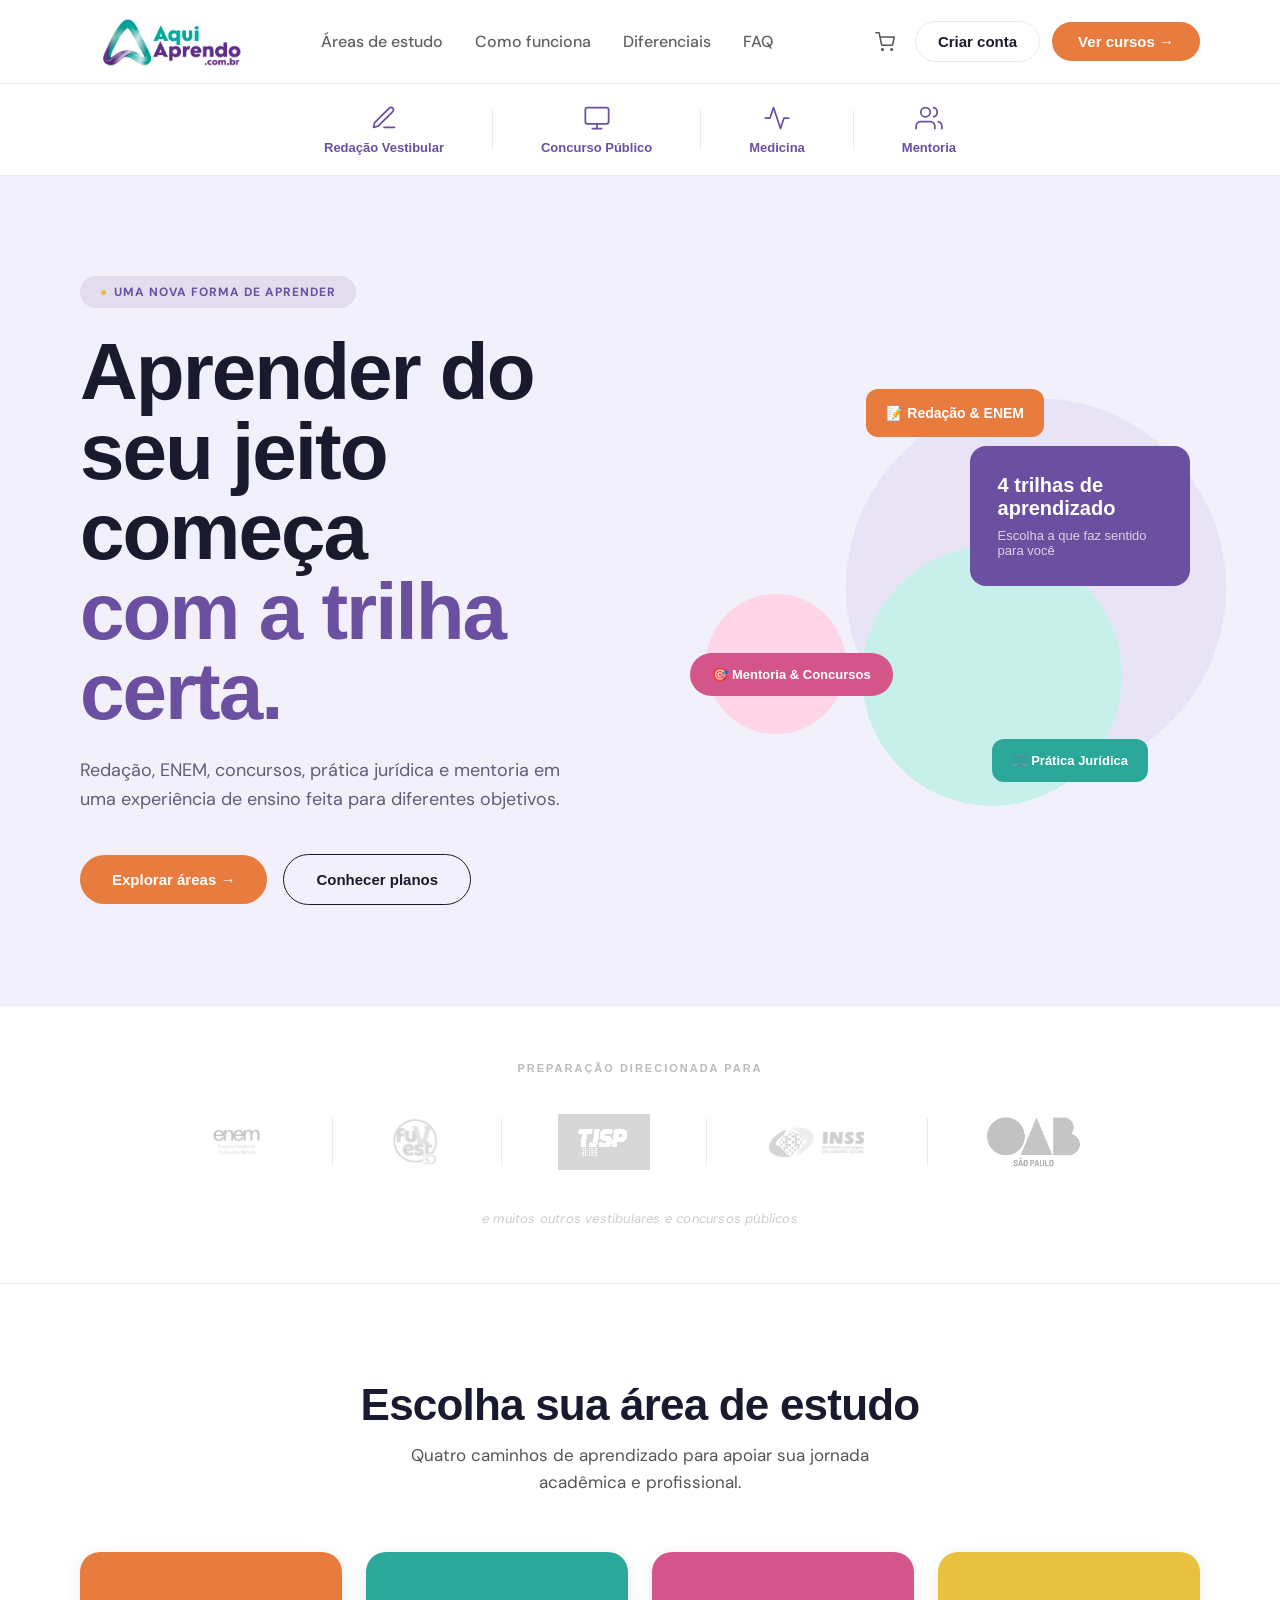
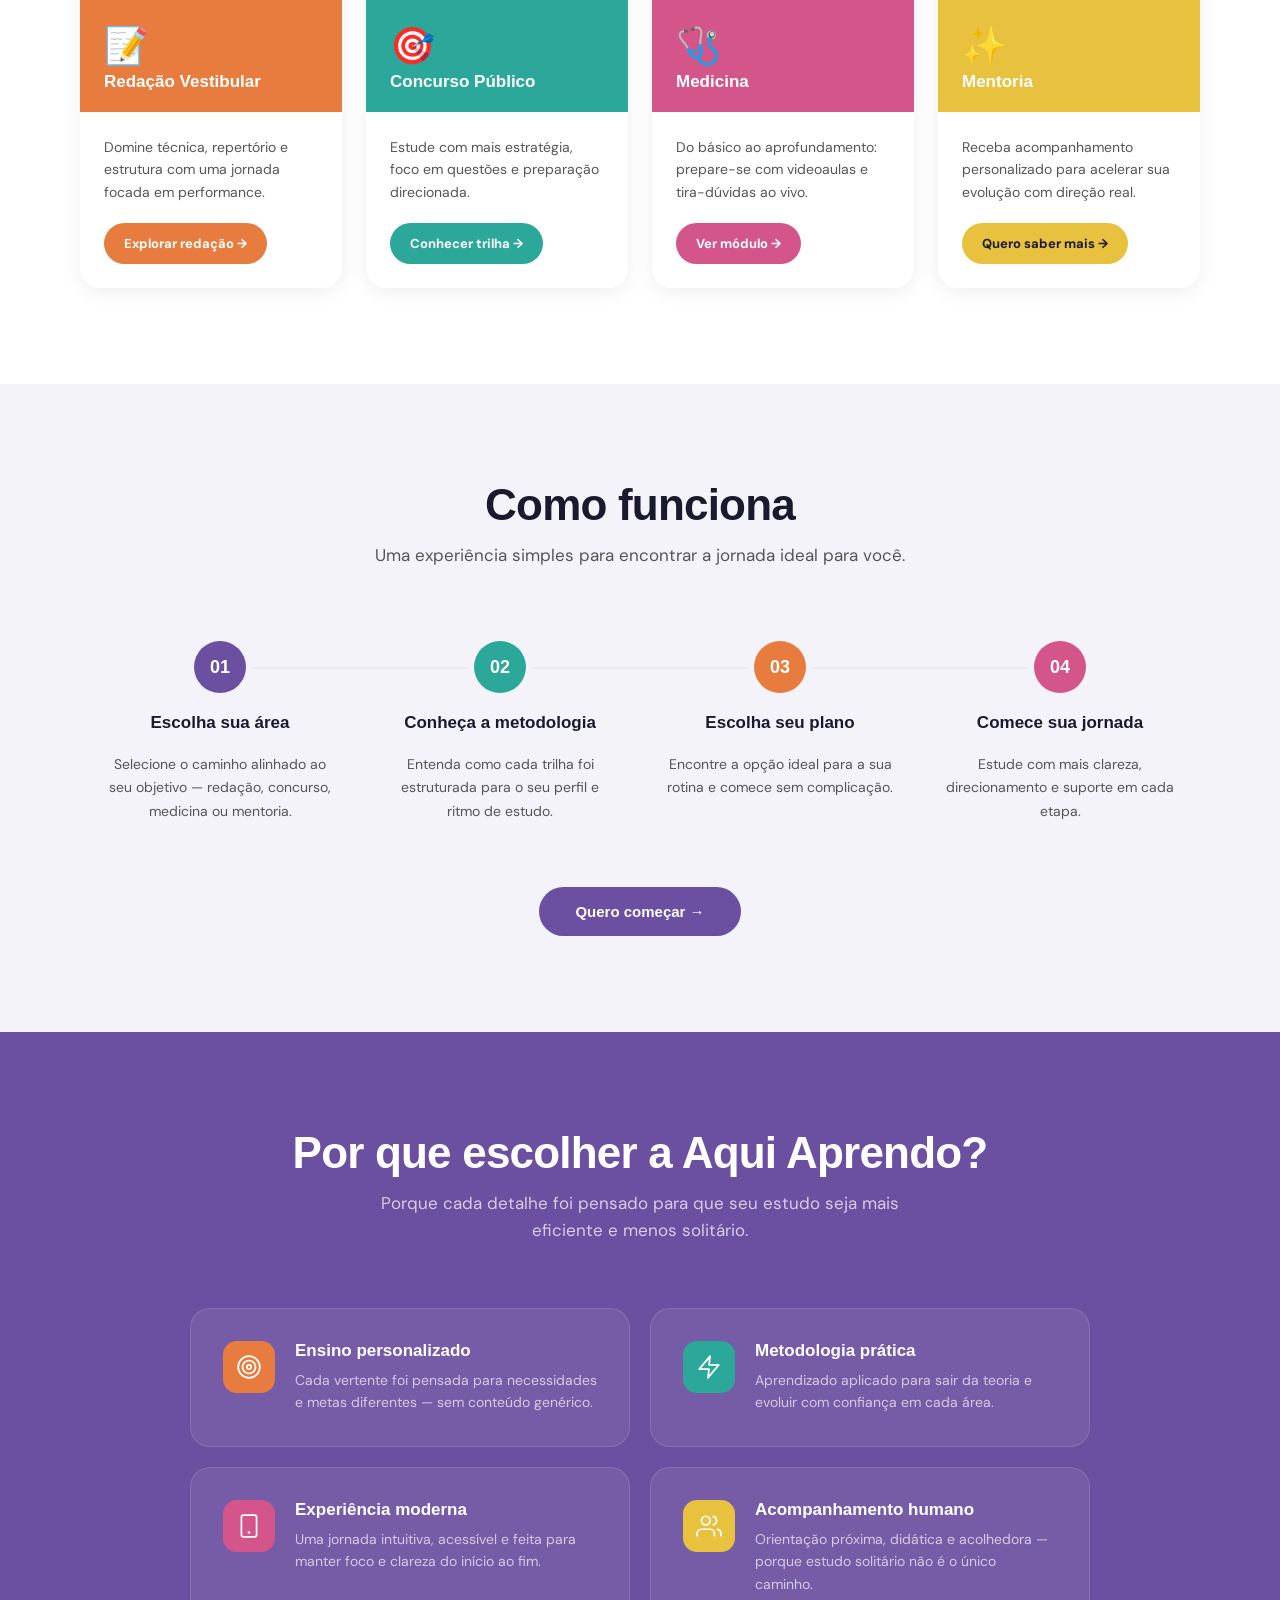
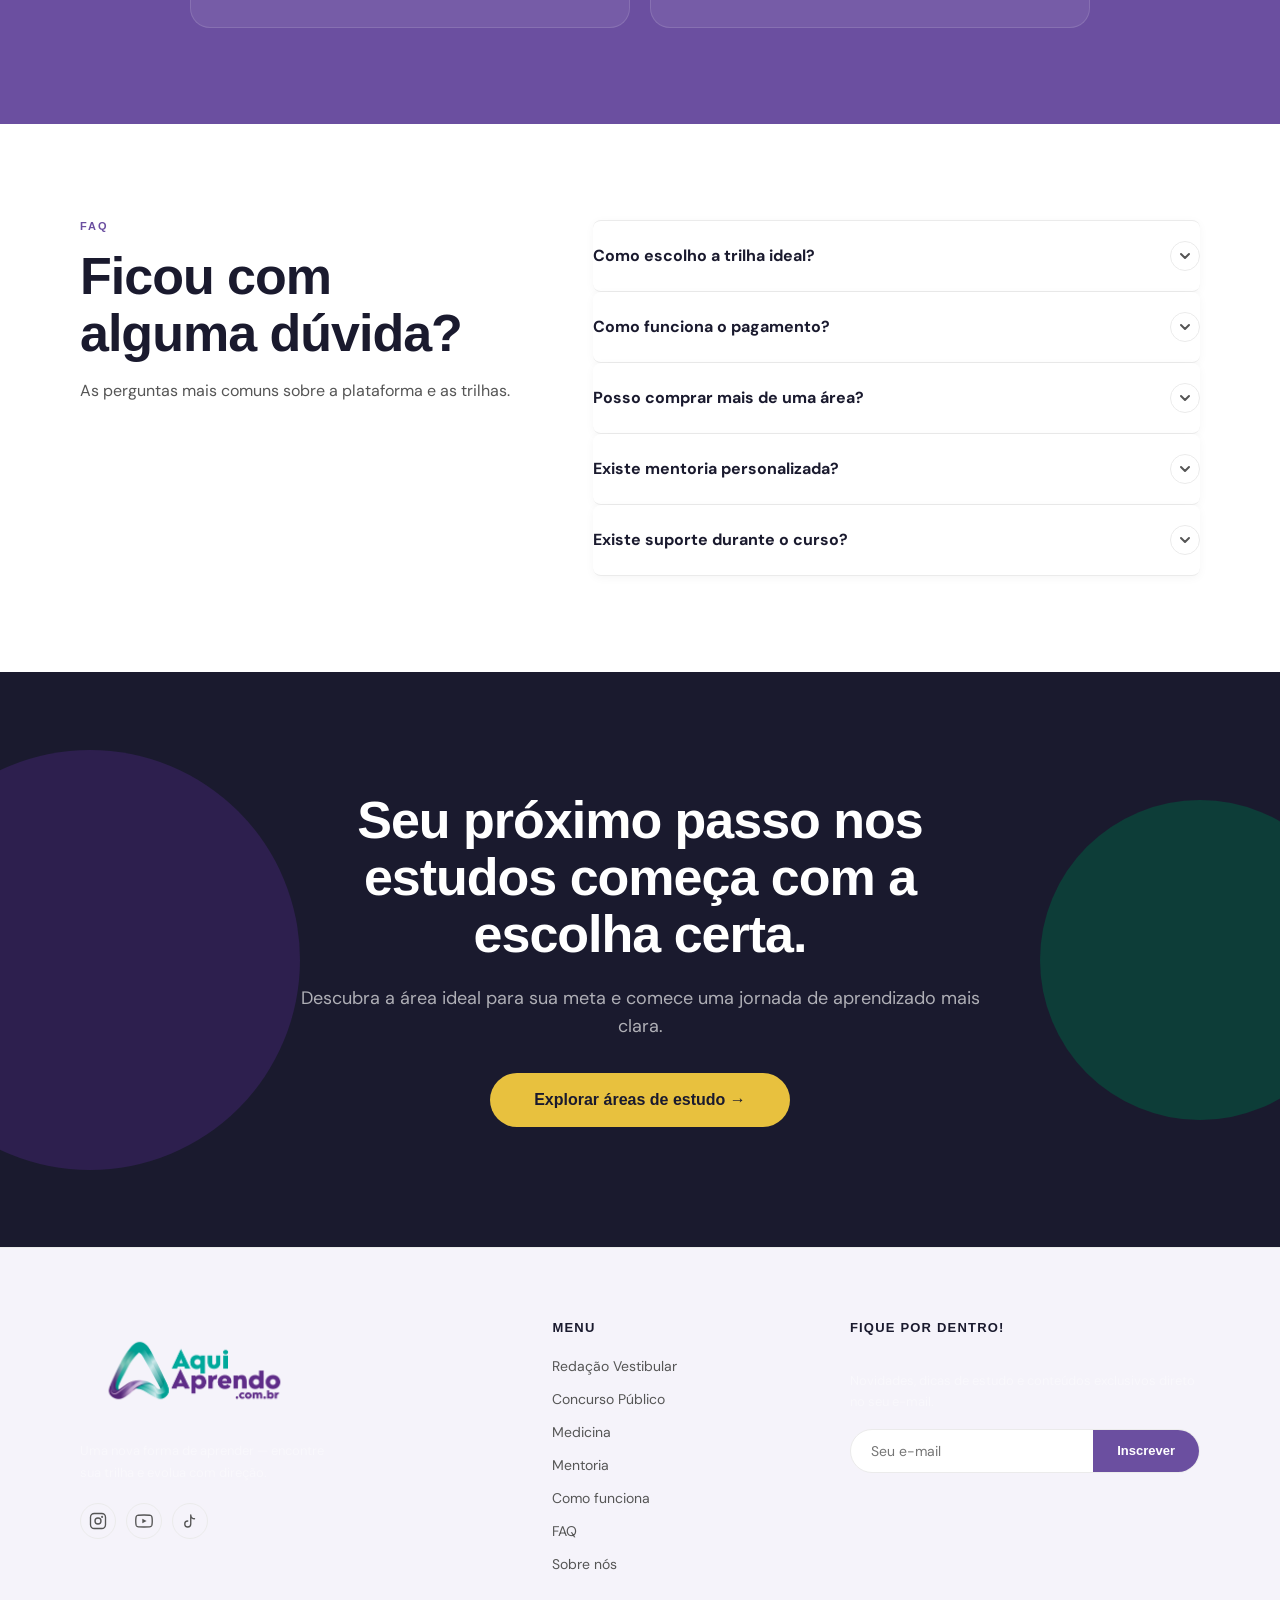
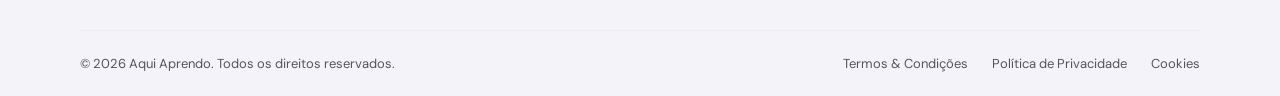
<file: index.html>
<!DOCTYPE html>
<html lang="pt-BR">
<head>
  <meta charset="UTF-8">
  <meta name="viewport" content="width=device-width, initial-scale=1.0">
  <title>Aqui Aprendo — Cursos de Redação, ENEM, Concurso e Medicina</title>
  <link rel="preconnect" href="https://api.fontshare.com">
  <link href="https://api.fontshare.com/v2/css?f[]=clash-display@400,500,600,700&display=swap" rel="stylesheet">
  <link rel="preconnect" href="https://fonts.googleapis.com">
  <link rel="preconnect" href="https://fonts.gstatic.com" crossorigin>
  <link href="https://fonts.googleapis.com/css2?family=DM+Sans:wght@400;500;600&display=swap" rel="stylesheet">
  <link rel="stylesheet" href="base.css">
  <style>
    :root {
      /* Marca */
      --roxo: #6B4FA0;
      --roxo-claro: #F5F3FA;

      /* Trilhas */
      --laranja: #E87C3E;
      --turquesa: #2BA89A;
      --rosa: #D4558A;
      --amarelo: #E8C13E;

      /* Neutros */
      --preto: #1A1A2E;
      --cinza-corpo: #555555;
      --cinza-borda: #EBEBEB;
      --branco: #FFFFFF;
      --offwhite: #F5F3FA;

      /* Fundo de seção alternada */
      --cinza-secao: #F2F2F2;
    }

    /* NAV */
    .nav {
      height: 84px;
    }

    .nav-logo {
      display: flex;
      align-items: center;
    }

    .nav-logo-img {
      height: 80px;
      width: auto;
      display: block;
    }

    .nav-links {
      display: flex;
      gap: 32px;
      align-items: center;
      flex: 1;
      margin-left: 64px;
    }

    .nav-links a {
      font-size: 16px;
      font-weight: 500;
      opacity: 0.65;
      transition: opacity 0.2s;
    }

    .nav-links a:hover {
      opacity: 1;
    }

    .nav-actions {
      display: flex;
      align-items: center;
      gap: 12px;
    }

    .nav-cart {
      background: none;
      border: none;
      cursor: pointer;
      color: var(--cinza-corpo);
      display: flex;
      align-items: center;
      justify-content: center;
      width: 36px;
      height: 36px;
      border-radius: 8px;
      transition: color 0.2s, background 0.2s;
    }

    .nav-cart:hover {
      color: var(--roxo);
      background: var(--offwhite);
    }

    .btn-nav-outline {
      font-family: 'ClashDisplay-Variable', 'Clash Display', sans-serif;
      font-size: 15px;
      font-weight: 600;
      color: var(--preto);
      border: 1.5px solid var(--cinza-borda);
      border-radius: 50px;
      padding: 11px 22px;
      text-decoration: none;
      transition: all 0.2s;
      white-space: nowrap;
    }

    .btn-nav-outline:hover {
      border-color: var(--roxo);
      color: var(--roxo);
    }

    .btn-nav-primary {
      font-family: 'ClashDisplay-Variable', 'Clash Display', sans-serif;
      font-size: 15px;
      font-weight: 600;
      background: var(--laranja);
      color: var(--branco);
      border-radius: 50px;
      padding: 11px 26px;
      text-decoration: none;
      transition: opacity 0.2s;
      white-space: nowrap;
    }

    .btn-nav-primary:hover {
      opacity: 0.88;
    }

    /* BARRA CATEGORIAS */
    .barra-categorias {
      background: var(--branco);
      border-bottom: 1px solid var(--cinza-borda);
      display: flex;
      align-items: center;
      justify-content: center;
      gap: 0;
      padding: 20px 80px;
    }

    .categoria-item {
      display: flex;
      flex-direction: column;
      align-items: center;
      gap: 8px;
      padding: 0 48px;
      text-decoration: none;
      opacity: 0;
      transform: translateY(16px);
      transition: opacity 0.4s ease, transform 0.4s ease, color 0.2s;
    }

    .categoria-item.visible {
      opacity: 1;
      transform: translateY(0);
    }

    .categoria-icon {
      color: var(--roxo);
      display: flex;
      align-items: center;
      justify-content: center;
      transition: transform 0.2s, color 0.2s;
    }

    .categoria-item:hover .categoria-icon {
      transform: translateY(-3px);
      color: var(--turquesa);
    }

    .categoria-item:hover .categoria-label {
      color: var(--turquesa);
    }

    .categoria-label {
      font-family: 'ClashDisplay-Variable', 'Clash Display', sans-serif;
      font-size: 13px;
      font-weight: 600;
      color: var(--roxo);
      transition: color 0.2s;
      white-space: nowrap;
    }

    .categoria-divider {
      width: 1px;
      height: 40px;
      background: var(--cinza-borda);
      flex-shrink: 0;
    }

    /* HERO */
    .hero-geral {
      background: #F2F0FA;
      padding: 100px 80px;
      position: relative;
      overflow: hidden;
      min-height: 680px;
    }

    .hero-container {
      max-width: 1440px;
      margin: 0 auto;
      display: grid;
      grid-template-columns: 1fr 1fr;
      gap: 80px;
      align-items: center;
    }

    .hero-badge {
      display: inline-flex;
      align-items: center;
      gap: 6px;
      background: rgba(110, 46, 142, 0.1);
      color: var(--roxo);
      padding: 8px 20px;
      border-radius: 20px;
      font-size: 12px;
      font-weight: 700;
      text-transform: uppercase;
      letter-spacing: 1px;
      margin-bottom: 24px;
      width: fit-content;
    }

    .hero-h1 {
      font-family: 'ClashDisplay-Variable', 'Clash Display', sans-serif;
      font-size: 80px;
      font-weight: 700;
      line-height: 1.0;
      margin-bottom: 24px;
      letter-spacing: -2px;
      max-width: 580px;
    }

    .hero-h1-line1 {
      color: var(--preto);
      display: block;
    }

    .hero-h1-line2 {
      color: var(--roxo);
      display: block;
    }

    .hero-sub {
      font-size: 18px;
      font-weight: 400;
      line-height: 1.6;
      color: #4A4A6A;
      max-width: 500px;
      margin-bottom: 40px;
    }

    .hero-ctas {
      display: flex;
      gap: 16px;
      align-items: center;
    }

    .btn-pill {
      padding: 16px 32px;
      border-radius: 30px;
      font-size: 15px;
      font-weight: 700;
      text-decoration: none;
      display: inline-flex;
      align-items: center;
      gap: 8px;
      transition: all 0.2s;
      border: none;
      cursor: pointer;
      font-family: 'ClashDisplay-Variable', 'Clash Display', sans-serif;
    }

    .btn-pill-primary {
      background: var(--roxo);
      color: var(--branco);
      padding: 16px 36px;
      border-radius: 50px;
      font-family: 'ClashDisplay-Variable', 'Clash Display', sans-serif;
      font-size: 15px;
      font-weight: 700;
      text-decoration: none;
      display: inline-flex;
      align-items: center;
      gap: 8px;
      transition: opacity 0.2s;
      border: none;
      cursor: pointer;
    }

    .btn-pill-primary:hover {
      opacity: 0.88;
    }

    .btn-pill-hero {
      background: var(--laranja);
      color: var(--branco);
      padding: 16px 32px;
      border-radius: 50px;
      font-family: 'ClashDisplay-Variable', 'Clash Display', sans-serif;
      font-size: 15px;
      font-weight: 700;
      text-decoration: none;
      display: inline-flex;
      align-items: center;
      gap: 8px;
      transition: opacity 0.2s;
      border: none;
      cursor: pointer;
    }

    .btn-pill-hero:hover {
      opacity: 0.88;
    }

    .btn-pill-outline {
      background: transparent;
      color: var(--preto);
      border: 1.5px solid var(--preto);
    }

    .btn-pill-outline:hover {
      opacity: 0.8;
    }

    /* Hero Cards Flutuantes */
    .hero-cards {
      position: relative;
      height: 480px;
    }

    .hero-circle {
      position: absolute;
      border-radius: 50%;
      z-index: 0;
    }

    .hero-circle-lg {
      width: 380px;
      height: 380px;
      background: #E8E4F5;
      top: 10%;
      right: -5%;
    }

    .hero-circle-md {
      width: 260px;
      height: 260px;
      background: #C8F0EA;
      bottom: 5%;
      right: 15%;
    }

    .hero-circle-sm {
      width: 140px;
      height: 140px;
      background: #FFD6E8;
      bottom: 20%;
      left: 5%;
    }

    .card-flutuante {
      position: absolute;
      z-index: 2;
      border-radius: 16px;
      display: flex;
      align-items: center;
      gap: 10px;
      color: var(--branco);
      font-weight: 700;
      font-family: 'ClashDisplay-Variable', 'Clash Display', sans-serif;
    }

    .card-float-1 {
      background: var(--laranja);
      padding: 16px 20px;
      top: 8%;
      right: 30%;
      border-radius: 12px;
      font-size: 14px;
      animation: floatY 4s ease-in-out infinite;
      animation-delay: 0s;
    }

    .card-float-main {
      background: var(--roxo);
      padding: 28px;
      width: 220px;
      top: 20%;
      right: 2%;
      border-radius: 16px;
      display: block;
      animation: floatY 4s ease-in-out infinite;
      animation-delay: 0.8s;
    }

    .card-float-main-title {
      font-size: 20px;
      font-weight: 700;
      margin-bottom: 8px;
      color: var(--branco);
    }

    .card-float-main-sub {
      font-size: 13px;
      opacity: 0.75;
      font-weight: 400;
      color: var(--branco);
    }

    .card-float-2 {
      background: var(--rosa);
      padding: 14px 22px;
      border-radius: 50px;
      bottom: 28%;
      left: 2%;
      font-size: 13px;
      animation: floatY 4s ease-in-out infinite;
      animation-delay: 1.4s;
    }

    .card-float-3 {
      background: var(--turquesa);
      padding: 14px 20px;
      border-radius: 12px;
      bottom: 10%;
      right: 10%;
      font-size: 13px;
      animation: floatY 4s ease-in-out infinite;
      animation-delay: 2s;
    }

    @keyframes floatY {
      0%   { transform: translateY(0px); }
      50%  { transform: translateY(-10px); }
      100% { transform: translateY(0px); }
    }

    /* SEÇÃO PARCEIROS */
    .sec-parceiros {
      background: var(--branco);
      padding: 56px 80px;
      border-top: 1px solid var(--cinza-borda);
      border-bottom: 1px solid var(--cinza-borda);
      display: flex;
      flex-direction: column;
      align-items: center;
      gap: 40px;
      opacity: 0;
      transform: translateY(32px);
      transition: opacity 0.6s ease, transform 0.6s ease;
    }

    .sec-parceiros.visible {
      opacity: 1;
      transform: translateY(0);
    }

    .sec-parceiros-label {
      font-family: 'ClashDisplay-Variable', 'Clash Display', sans-serif;
      font-size: 11px;
      font-weight: 700;
      text-transform: uppercase;
      letter-spacing: 2px;
      color: #BBBBBB;
    }

    .sec-parceiros-track {
      display: flex;
      align-items: center;
      justify-content: center;
      gap: 56px;
      flex-wrap: wrap;
    }

    .parceiro-item {
      display: flex;
      align-items: center;
      justify-content: center;
    }

    .parceiro-logo {
      height: 56px;
      width: auto;
      max-width: 160px;
      object-fit: contain;
      filter: grayscale(100%) opacity(0.3);
      transition: filter 0.3s;
    }

    .parceiro-logo:hover {
      filter: grayscale(100%) opacity(0.65);
    }

    .parceiro-logo-dark {
      filter: grayscale(100%) brightness(8) opacity(0.35);
    }

    .parceiro-logo-dark:hover {
      filter: grayscale(100%) brightness(8) opacity(0.65);
    }

    .parceiro-divider {
      width: 1px;
      height: 48px;
      background: var(--cinza-borda);
      flex-shrink: 0;
    }

    .sec-parceiros-nota {
      font-size: 13px;
      color: #CCCCCC;
      font-style: italic;
      letter-spacing: 0.2px;
    }

    /* SEÇÃO VERTENTES */
    .sec-vertentes {
      background: var(--branco);
      padding: 96px 80px;
    }

    .sec-vertentes-inner {
      max-width: 1280px;
      margin: 0 auto;
    }

    .sec-vertentes h2 {
      font-family: 'ClashDisplay-Variable', 'Clash Display', sans-serif;
      font-size: 44px;
      font-weight: 800;
      text-align: center;
      color: var(--preto);
      margin-bottom: 12px;
      letter-spacing: -0.8px;
    }

    .sec-vertentes-sub {
      font-size: 17px;
      color: var(--cinza-corpo);
      text-align: center;
      max-width: 520px;
      margin: 0 auto 56px;
      line-height: 1.6;
    }

    .cards-4grid {
      display: grid;
      grid-template-columns: repeat(4, 1fr);
      gap: 24px;
    }

    .card-vertente {
      background: var(--branco);
      border-radius: 20px;
      overflow: hidden;
      box-shadow: 0 4px 20px rgba(0,0,0,0.07);
      transition: transform 0.2s, box-shadow 0.2s;
    }

    .card-vertente:hover {
      transform: translateY(-4px);
      box-shadow: 0 8px 28px rgba(0,0,0,0.11);
    }

    .card-vertente-header {
      height: 160px;
      display: flex;
      flex-direction: column;
      align-items: flex-start;
      justify-content: flex-end;
      padding: 20px 24px;
      gap: 8px;
    }

    .card-vertente-emoji {
      font-size: 36px;
      line-height: 1;
    }

    .card-vertente-tag {
      font-family: 'ClashDisplay-Variable', 'Clash Display', sans-serif;
      font-size: 17px;
      font-weight: 700;
      color: var(--branco);
    }

    .card-vertente-body {
      padding: 24px;
      display: flex;
      flex-direction: column;
      gap: 20px;
    }

    .card-vertente-desc {
      font-size: 14px;
      color: var(--cinza-corpo);
      line-height: 1.6;
      margin: 0;
    }

    .card-vertente-cta {
      display: inline-block;
      padding: 12px 20px;
      border-radius: 50px;
      font-size: 13px;
      font-weight: 700;
      color: var(--branco);
      text-decoration: none;
      width: fit-content;
      transition: opacity 0.2s;
    }

    .card-vertente-cta:hover {
      opacity: 0.88;
    }

    /* SEÇÃO COMO FUNCIONA */
    .sec-como-funciona {
      background: var(--offwhite);
      padding: 96px 80px;
    }

    .sec-como-funciona-inner {
      max-width: 1280px;
      margin: 0 auto;
    }

    .sec-como-funciona h2 {
      font-family: 'ClashDisplay-Variable', 'Clash Display', sans-serif;
      font-size: 44px;
      font-weight: 800;
      text-align: center;
      color: var(--preto);
      margin-bottom: 12px;
      letter-spacing: -0.8px;
    }

    .sec-como-funciona-sub {
      font-size: 17px;
      color: var(--cinza-corpo);
      text-align: center;
      margin-bottom: 72px;
      line-height: 1.6;
    }

    .steps-grid {
      display: grid;
      grid-template-columns: repeat(4, 1fr);
      gap: 0;
      align-items: start;
      position: relative;
    }

    .steps-grid::before {
      content: '';
      position: absolute;
      top: 26px;
      left: calc(12.5% + 26px);
      right: calc(12.5% + 26px);
      height: 2px;
      background: var(--cinza-borda);
      z-index: 0;
    }

    .step-item {
      display: flex;
      flex-direction: column;
      align-items: center;
      text-align: center;
      gap: 20px;
      padding: 0 24px;
      position: relative;
      z-index: 1;
    }

    .step-number {
      width: 52px;
      height: 52px;
      border-radius: 50%;
      display: flex;
      align-items: center;
      justify-content: center;
      color: var(--branco);
      font-family: 'ClashDisplay-Variable', 'Clash Display', sans-serif;
      font-size: 18px;
      font-weight: 800;
      flex-shrink: 0;
      position: relative;
      z-index: 2;
      box-shadow: 0 0 0 6px var(--offwhite);
    }

    .step-title {
      font-family: 'ClashDisplay-Variable', 'Clash Display', sans-serif;
      font-size: 17px;
      font-weight: 700;
      color: var(--preto);
      margin: 0;
    }

    .step-desc {
      font-size: 14px;
      color: var(--cinza-corpo);
      line-height: 1.65;
      margin: 0;
    }

    .como-funciona-cta {
      text-align: center;
      margin-top: 64px;
    }

    /* SEÇÃO DIFERENCIAIS */
    .sec-diferenciais {
      background: var(--roxo);
      padding: 96px 80px;
    }

    .sec-diferenciais-inner {
      max-width: 1280px;
      margin: 0 auto;
    }

    .sec-diferenciais h2 {
      font-family: 'ClashDisplay-Variable', 'Clash Display', sans-serif;
      font-size: 44px;
      font-weight: 800;
      text-align: center;
      color: var(--branco);
      margin-bottom: 12px;
      letter-spacing: -0.8px;
    }

    .sec-diferenciais-sub {
      font-size: 17px;
      color: rgba(255,255,255,0.72);
      text-align: center;
      max-width: 540px;
      margin: 0 auto 64px;
      line-height: 1.6;
    }

    .cards-dif-grid {
      display: grid;
      grid-template-columns: repeat(2, 1fr);
      gap: 20px;
      max-width: 900px;
      margin: 0 auto;
    }

    .card-dif {
      background: rgba(255,255,255,0.08);
      border: 1px solid rgba(255,255,255,0.12);
      border-radius: 20px;
      padding: 32px;
      display: flex;
      gap: 20px;
      align-items: flex-start;
      transition: background 0.2s;
    }

    .card-dif:hover {
      background: rgba(255,255,255,0.13);
    }

    .dif-icon-box {
      width: 52px;
      height: 52px;
      border-radius: 14px;
      display: flex;
      align-items: center;
      justify-content: center;
      flex-shrink: 0;
      color: var(--branco);
    }

    .dif-content h4 {
      font-family: 'ClashDisplay-Variable', 'Clash Display', sans-serif;
      font-size: 17px;
      font-weight: 700;
      color: var(--branco);
      margin: 0 0 8px;
    }

    .dif-content p {
      font-size: 14px;
      color: rgba(255,255,255,0.68);
      line-height: 1.6;
      margin: 0;
    }

    /* SEÇÃO DEPOIMENTOS */
    .sec-depoimentos {
      background: var(--offwhite);
      padding: 96px 80px;
    }

    .sec-depoimentos-inner {
      max-width: 1280px;
      margin: 0 auto;
    }

    .sec-depoimentos h2 {
      font-family: 'ClashDisplay-Variable', 'Clash Display', sans-serif;
      font-size: 44px;
      font-weight: 800;
      text-align: center;
      color: var(--preto);
      margin-bottom: 12px;
      letter-spacing: -0.8px;
    }

    .sec-depoimentos-sub {
      font-size: 17px;
      color: var(--cinza-corpo);
      text-align: center;
      margin-bottom: 56px;
    }

    .depoimentos-grid {
      display: grid;
      grid-template-columns: repeat(3, 1fr);
      gap: 24px;
    }

    .depo-card {
      background: var(--branco);
      border-radius: 20px;
      padding: 32px;
      display: flex;
      flex-direction: column;
      gap: 20px;
      box-shadow: 0 4px 20px rgba(0,0,0,0.06);
    }

    .depo-stars {
      font-size: 18px;
      color: var(--amarelo);
      letter-spacing: 2px;
    }

    .depo-texto {
      font-size: 15px;
      color: var(--cinza-corpo);
      line-height: 1.7;
      font-style: italic;
      margin: 0;
      flex: 1;
    }

    .depo-autor {
      display: flex;
      align-items: center;
      gap: 12px;
    }

    .depo-avatar {
      width: 44px;
      height: 44px;
      border-radius: 50%;
      background: var(--roxo);
      color: var(--branco);
      font-family: 'ClashDisplay-Variable', 'Clash Display', sans-serif;
      font-size: 16px;
      font-weight: 700;
      display: flex;
      align-items: center;
      justify-content: center;
      flex-shrink: 0;
    }

    .depo-info {
      display: flex;
      flex-direction: column;
      gap: 2px;
    }

    .depo-nome {
      font-family: 'ClashDisplay-Variable', 'Clash Display', sans-serif;
      font-size: 14px;
      font-weight: 700;
      color: var(--preto);
    }

    .depo-trilha {
      font-size: 12px;
      color: var(--cinza-corpo);
    }

    /* SEÇÃO FAQ */
    .sec-faq {
      background: var(--branco);
      padding: 96px 80px;
    }

    .sec-faq-inner {
      max-width: 1280px;
      margin: 0 auto;
      display: grid;
      grid-template-columns: 1fr 1.4fr;
      gap: 80px;
      align-items: start;
    }

    .faq-left {
      position: sticky;
      top: 120px;
    }

    .faq-label {
      font-family: 'ClashDisplay-Variable', 'Clash Display', sans-serif;
      font-size: 11px;
      font-weight: 700;
      text-transform: uppercase;
      letter-spacing: 2px;
      color: var(--roxo);
      display: block;
      margin-bottom: 16px;
    }

    .sec-faq h2 {
      font-family: 'ClashDisplay-Variable', 'Clash Display', sans-serif;
      font-size: 52px;
      font-weight: 700;
      color: var(--preto);
      margin: 0 0 16px;
      letter-spacing: -1px;
      line-height: 1.1;
      text-align: left;
    }

    .sec-faq-sub {
      font-size: 16px;
      color: var(--cinza-corpo);
      line-height: 1.6;
      margin: 0;
      text-align: left;
    }

    .faq-right {
      display: flex;
      flex-direction: column;
    }

    .faq-list {
      display: flex;
      flex-direction: column;
      gap: 0;
    }

    .faq-item {
      border-bottom: 1px solid var(--cinza-borda);
    }

    .faq-item:first-child {
      border-top: 1px solid var(--cinza-borda);
    }

    .faq-q {
      width: 100%;
      background: none;
      border: none;
      padding: 20px 0;
      display: flex;
      align-items: center;
      justify-content: space-between;
      gap: 16px;
      cursor: pointer;
      font-family: 'DM Sans', sans-serif;
      font-size: 16px;
      font-weight: 700;
      color: var(--preto);
      text-align: left;
    }

    .faq-q span {
      flex: 1;
    }

    .faq-chevron {
      width: 30px;
      height: 30px;
      border-radius: 50%;
      border: 1.5px solid var(--cinza-borda);
      display: flex;
      align-items: center;
      justify-content: center;
      color: var(--cinza-corpo);
      flex-shrink: 0;
      transition: all 0.25s;
    }

    .faq-item.open .faq-chevron {
      transform: rotate(180deg);
      border-color: var(--roxo);
      color: var(--roxo);
    }

    .faq-a {
      max-height: 0;
      overflow: hidden;
      transition: max-height 0.35s ease;
    }

    .faq-item.open .faq-a {
      max-height: 200px;
    }

    .faq-a-inner {
      padding: 0 0 20px;
      font-size: 14px;
      color: var(--cinza-corpo);
      line-height: 1.7;
    }

    /* SEÇÃO CTA FINAL */
    .sec-cta-final {
      background: #1A1A2E;
      padding: 120px 80px;
      text-align: center;
      position: relative;
      overflow: hidden;
    }

    .sec-cta-final::before {
      content: '';
      position: absolute;
      left: -120px;
      top: 50%;
      transform: translateY(-50%);
      width: 420px;
      height: 420px;
      background: #2D1F4E;
      border-radius: 50%;
      z-index: 0;
    }

    .sec-cta-final::after {
      content: '';
      position: absolute;
      right: -80px;
      top: 50%;
      transform: translateY(-50%);
      width: 320px;
      height: 320px;
      background: #0D3D38;
      border-radius: 50%;
      z-index: 0;
    }

    .sec-cta-final-content {
      position: relative;
      z-index: 1;
      max-width: 680px;
      margin: 0 auto;
      display: flex;
      flex-direction: column;
      align-items: center;
      gap: 20px;
    }

    .sec-cta-final h2 {
      font-family: 'ClashDisplay-Variable', 'Clash Display', sans-serif;
      font-size: 52px;
      font-weight: 800;
      color: var(--branco);
      line-height: 1.1;
      letter-spacing: -1px;
      margin: 0;
    }

    .sec-cta-final p {
      font-size: 18px;
      color: rgba(255,255,255,0.65);
      line-height: 1.6;
      margin: 0;
    }

    .btn-cta-final {
      background: var(--amarelo);
      color: var(--preto);
      padding: 18px 44px;
      border-radius: 50px;
      font-family: 'ClashDisplay-Variable', 'Clash Display', sans-serif;
      font-size: 16px;
      font-weight: 700;
      text-decoration: none;
      display: inline-block;
      margin-top: 12px;
      transition: opacity 0.2s;
    }

    .btn-cta-final:hover {
      opacity: 0.88;
    }

    /* FOOTER */
    .footer {
      background: var(--offwhite);
      border-top: 1px solid var(--cinza-borda);
      display: block;
      height: auto;
    }

    .footer-inner {
      max-width: 1280px;
      margin: 0 auto;
      padding: 72px 80px 0;
    }

    .footer-grid {
      display: grid;
      grid-template-columns: 1.4fr 0.8fr 1.2fr;
      gap: 64px;
      margin-bottom: 56px;
      align-items: start;
    }

    .footer-col-marca {
      display: flex;
      flex-direction: column;
      gap: 20px;
    }

    .footer-logo-img {
      height: 100px;
      width: auto;
      display: block;
      align-self: flex-start;
    }

    .footer-tagline {
      font-size: 14px;
      color: var(--cinza-corpo);
      line-height: 1.65;
      max-width: 260px;
      margin: 0;
    }

    .footer-socials {
      display: flex;
      gap: 10px;
    }

    .footer-social-btn {
      width: 36px;
      height: 36px;
      border-radius: 50%;
      border: 1.5px solid var(--cinza-borda);
      display: flex;
      align-items: center;
      justify-content: center;
      color: var(--cinza-corpo);
      text-decoration: none;
      transition: all 0.2s;
    }

    .footer-social-btn:hover {
      border-color: var(--roxo);
      color: var(--roxo);
      background: rgba(107,79,160,0.06);
    }

    .footer-col-menu {
      display: flex;
      flex-direction: column;
    }

    .footer-col-newsletter {
      display: flex;
      flex-direction: column;
      gap: 16px;
    }

    .footer-col-title {
      font-family: 'ClashDisplay-Variable', 'Clash Display', sans-serif;
      font-size: 13px;
      font-weight: 600;
      text-transform: uppercase;
      letter-spacing: 1.2px;
      color: var(--preto);
      margin: 0 0 20px;
    }

    .footer-links {
      list-style: none;
      padding: 0;
      margin: 0;
      display: flex;
      flex-direction: column;
      gap: 12px;
    }

    .footer-links a {
      font-size: 14px;
      color: var(--cinza-corpo);
      text-decoration: none;
      transition: color 0.2s;
    }

    .footer-links a:hover {
      color: var(--roxo);
    }

    .footer-newsletter-sub {
      font-size: 14px;
      color: var(--cinza-corpo);
      line-height: 1.6;
      margin: 0;
    }

    .footer-newsletter-form {
      display: flex;
      border-radius: 50px;
      overflow: hidden;
      border: 1.5px solid var(--cinza-borda);
      background: var(--branco);
    }

    .footer-newsletter-input {
      flex: 1;
      border: none;
      outline: none;
      padding: 12px 20px;
      font-size: 14px;
      font-family: 'DM Sans', sans-serif;
      color: var(--preto);
      background: transparent;
    }

    .footer-newsletter-btn {
      background: var(--roxo);
      color: var(--branco);
      border: none;
      padding: 12px 24px;
      font-family: 'ClashDisplay-Variable', 'Clash Display', sans-serif;
      font-size: 13px;
      font-weight: 600;
      cursor: pointer;
      white-space: nowrap;
      transition: opacity 0.2s;
    }

    .footer-newsletter-btn:hover {
      opacity: 0.88;
    }

    .footer-bottom {
      border-top: 1px solid var(--cinza-borda);
      padding: 24px 0;
      display: flex;
      align-items: center;
      justify-content: space-between;
    }

    .footer-bottom p {
      font-size: 13px;
      color: var(--cinza-corpo);
    }

    .footer-bottom-links {
      display: flex;
      gap: 24px;
    }

    .footer-bottom-links a {
      font-size: 13px;
      color: var(--cinza-corpo);
      text-decoration: none;
      transition: color 0.2s;
    }

    .footer-bottom-links a:hover {
      color: var(--roxo);
    }

    /* Responsivo */
    @media (max-width: 900px) {
      .hero-container {
        grid-template-columns: 1fr;
      }

      .hero-cards {
        display: none;
      }

      .barra-categorias {
        gap: 0;
        padding: 16px 24px;
      }

      .categoria-item {
        padding: 0 20px;
      }

      .sec-parceiros-track {
        gap: 32px;
      }

      .parceiro-logo {
        height: 40px;
      }

      .parceiro-divider {
        display: none;
      }

      .cards-4grid {
        grid-template-columns: repeat(2, 1fr);
      }

      .steps-grid {
        grid-template-columns: repeat(2, 1fr);
        gap: 48px;
      }

      .steps-grid::before {
        display: none;
      }

      .cards-dif-grid {
        grid-template-columns: 1fr;
      }

      .depoimentos-grid {
        grid-template-columns: 1fr;
      }

      .sec-faq-inner {
        grid-template-columns: 1fr;
        gap: 48px;
      }

      .faq-left {
        position: static;
      }

      .sec-faq h2 {
        font-size: 32px;
      }

    }

    @media (max-width: 560px) {
      .cards-4grid {
        grid-template-columns: 1fr;
      }

      .steps-grid {
        grid-template-columns: 1fr;
      }

      .categoria-label {
        font-size: 11px;
      }

      .categoria-item {
        padding: 0 12px;
      }

      .sec-como-funciona {
        padding: 72px 24px;
      }

      .sec-parceiros {
        padding: 40px 24px;
      }

      .parceiro-logo {
        height: 32px;
      }

      .sec-parceiros-nota {
        text-align: center;
      }

      .sec-diferenciais {
        padding: 72px 24px;
      }

      .sec-faq {
        padding: 72px 24px;
      }

      .sec-cta-final {
        padding: 80px 24px;
      }

      .sec-cta-final h2 {
        font-size: 36px;
      }

    }

    @media (max-width: 900px) {
      .footer-grid {
        grid-template-columns: 1fr 1fr;
        gap: 40px;
      }
      .footer-col-newsletter {
        grid-column: 1 / -1;
      }
      .footer-inner {
        padding: 56px 40px 0;
      }
      .footer-bottom {
        flex-direction: column;
        gap: 16px;
        text-align: center;
      }
    }

    @media (max-width: 560px) {
      .footer-grid {
        grid-template-columns: 1fr;
      }
      .footer-inner {
        padding: 48px 24px 0;
      }
      .footer-bottom-links {
        flex-wrap: wrap;
        justify-content: center;
      }
    }
  </style>
</head>
<body>

<!-- NAV -->
<nav class="nav">
  <div class="container">
    <div class="nav-logo">
      <img src="assets/logos/logo-turquesa.png" alt="Aqui Aprendo" class="nav-logo-img">
    </div>
    <div class="nav-links">
      <a href="#areas">Áreas de estudo</a>
      <a href="#como-funciona">Como funciona</a>
      <a href="#diferenciais">Diferenciais</a>
      <a href="#faq">FAQ</a>
    </div>
    <div class="nav-actions">
      <button class="nav-cart" aria-label="Carrinho">
        <svg width="20" height="20" viewBox="0 0 24 24" fill="none" stroke="currentColor" stroke-width="1.8" stroke-linecap="round" stroke-linejoin="round">
          <circle cx="9" cy="21" r="1"/><circle cx="20" cy="21" r="1"/>
          <path d="M1 1h4l2.68 13.39a2 2 0 0 0 2 1.61h9.72a2 2 0 0 0 2-1.61L23 6H6"/>
        </svg>
      </button>
      <a href="#" class="btn-nav-outline">Criar conta</a>
      <a href="#areas" class="btn-nav-primary">Ver cursos →</a>
    </div>
  </div>
</nav>

<!-- BARRA DE CATEGORIAS -->
<div class="barra-categorias">
  <a href="lp-redacao.html" class="categoria-item">
    <div class="categoria-icon">
      <svg width="28" height="28" viewBox="0 0 24 24" fill="none" stroke="currentColor" stroke-width="1.5" stroke-linecap="round" stroke-linejoin="round">
        <path d="M12 20h9"/><path d="M16.5 3.5a2.121 2.121 0 0 1 3 3L7 19l-4 1 1-4L16.5 3.5z"/>
      </svg>
    </div>
    <span class="categoria-label">Redação Vestibular</span>
  </a>

  <div class="categoria-divider"></div>

  <a href="lp-concurso.html" class="categoria-item">
    <div class="categoria-icon">
      <svg width="28" height="28" viewBox="0 0 24 24" fill="none" stroke="currentColor" stroke-width="1.5" stroke-linecap="round" stroke-linejoin="round">
        <rect x="2" y="3" width="20" height="14" rx="2"/><path d="M8 21h8"/><path d="M12 17v4"/>
      </svg>
    </div>
    <span class="categoria-label">Concurso Público</span>
  </a>

  <div class="categoria-divider"></div>

  <a href="lp-medicina.html" class="categoria-item">
    <div class="categoria-icon">
      <svg width="28" height="28" viewBox="0 0 24 24" fill="none" stroke="currentColor" stroke-width="1.5" stroke-linecap="round" stroke-linejoin="round">
        <path d="M22 12h-4l-3 9L9 3l-3 9H2"/>
      </svg>
    </div>
    <span class="categoria-label">Medicina</span>
  </a>

  <div class="categoria-divider"></div>

  <a href="lp-mentoria.html" class="categoria-item">
    <div class="categoria-icon">
      <svg width="28" height="28" viewBox="0 0 24 24" fill="none" stroke="currentColor" stroke-width="1.5" stroke-linecap="round" stroke-linejoin="round">
        <path d="M17 21v-2a4 4 0 0 0-4-4H5a4 4 0 0 0-4 4v2"/><circle cx="9" cy="7" r="4"/>
        <path d="M23 21v-2a4 4 0 0 0-3-3.87"/><path d="M16 3.13a4 4 0 0 1 0 7.75"/>
      </svg>
    </div>
    <span class="categoria-label">Mentoria</span>
  </a>
</div>

<!-- HERO -->
<section class="hero-geral">
  <div class="hero-container">
    <div>
      <div class="hero-badge"><span style="color: var(--amarelo);">●</span> UMA NOVA FORMA DE APRENDER</div>
      <h1 class="hero-h1">
        <span class="hero-h1-line1">Aprender do seu jeito começa</span>
        <span class="hero-h1-line2">com a trilha certa.</span>
      </h1>
      <p class="hero-sub">Redação, ENEM, concursos, prática jurídica e mentoria em uma experiência de ensino feita para diferentes objetivos.</p>
      <div class="hero-ctas">
        <a href="#areas" class="btn-pill-hero">Explorar áreas →</a>
        <a href="#como-funciona" class="btn-pill btn-pill-outline">Conhecer planos</a>
      </div>
    </div>
    <div class="hero-cards">
      <div class="hero-circle hero-circle-lg"></div>
      <div class="hero-circle hero-circle-md"></div>
      <div class="hero-circle hero-circle-sm"></div>
      <div class="card-flutuante card-float-1">
        <span>📝 Redação & ENEM</span>
      </div>
      <div class="card-flutuante card-float-main">
        <div class="card-float-main-title">4 trilhas de aprendizado</div>
        <div class="card-float-main-sub">Escolha a que faz sentido para você</div>
      </div>
      <div class="card-flutuante card-float-2">
        <span>🎯 Mentoria & Concursos</span>
      </div>
      <div class="card-flutuante card-float-3">
        <span>⚖️ Prática Jurídica</span>
      </div>
    </div>
  </div>
</section>

<!-- SEÇÃO PARCEIROS -->
<section class="sec-parceiros">
  <p class="sec-parceiros-label">Preparação direcionada para</p>
  <div class="sec-parceiros-track">

    <div class="parceiro-item">
      <img src="assets/logos/logo-enem.png" alt="ENEM" class="parceiro-logo">
    </div>

    <div class="parceiro-divider"></div>

    <div class="parceiro-item">
      <img src="assets/logos/logo-fuvest.jpg" alt="Fuvest" class="parceiro-logo">
    </div>

    <div class="parceiro-divider"></div>

    <div class="parceiro-item">
      <img src="assets/logos/logo-tjsp.png" alt="TJ/SP" class="parceiro-logo parceiro-logo-dark">
    </div>

    <div class="parceiro-divider"></div>

    <div class="parceiro-item">
      <img src="assets/logos/logo-inss.png" alt="INSS" class="parceiro-logo">
    </div>

    <div class="parceiro-divider"></div>

    <div class="parceiro-item">
      <img src="assets/logos/logo-oab.png" alt="OAB" class="parceiro-logo">
    </div>

  </div>
  <p class="sec-parceiros-nota">e muitos outros vestibulares e concursos públicos</p>
</section>

<!-- SEÇÃO VERTENTES -->
<section class="sec-vertentes" id="areas">
  <div class="sec-vertentes-inner">
    <h2>Escolha sua área de estudo</h2>
    <p class="sec-vertentes-sub">Quatro caminhos de aprendizado para apoiar sua jornada acadêmica e profissional.</p>
    <div class="cards-4grid">

      <div class="card-vertente">
        <div class="card-vertente-header" style="background: var(--laranja);">
          <span class="card-vertente-emoji">📝</span>
          <span class="card-vertente-tag">Redação Vestibular</span>
        </div>
        <div class="card-vertente-body">
          <p class="card-vertente-desc">Domine técnica, repertório e estrutura com uma jornada focada em performance.</p>
          <a href="lp-redacao.html" class="card-vertente-cta" style="background: var(--laranja);">Explorar redação →</a>
        </div>
      </div>

      <div class="card-vertente">
        <div class="card-vertente-header" style="background: var(--turquesa);">
          <span class="card-vertente-emoji">🎯</span>
          <span class="card-vertente-tag">Concurso Público</span>
        </div>
        <div class="card-vertente-body">
          <p class="card-vertente-desc">Estude com mais estratégia, foco em questões e preparação direcionada.</p>
          <a href="lp-concurso.html" class="card-vertente-cta" style="background: var(--turquesa);">Conhecer trilha →</a>
        </div>
      </div>

      <div class="card-vertente">
        <div class="card-vertente-header" style="background: var(--rosa);">
          <span class="card-vertente-emoji">🩺</span>
          <span class="card-vertente-tag">Medicina</span>
        </div>
        <div class="card-vertente-body">
          <p class="card-vertente-desc">Do básico ao aprofundamento: prepare-se com videoaulas e tira-dúvidas ao vivo.</p>
          <a href="lp-medicina.html" class="card-vertente-cta" style="background: var(--rosa);">Ver módulo →</a>
        </div>
      </div>

      <div class="card-vertente">
        <div class="card-vertente-header" style="background: var(--amarelo);">
          <span class="card-vertente-emoji">✨</span>
          <span class="card-vertente-tag">Mentoria</span>
        </div>
        <div class="card-vertente-body">
          <p class="card-vertente-desc">Receba acompanhamento personalizado para acelerar sua evolução com direção real.</p>
          <a href="lp-mentoria.html" class="card-vertente-cta" style="background: var(--amarelo); color: var(--preto);">Quero saber mais →</a>
        </div>
      </div>

    </div>
  </div>
</section>

<!-- SEÇÃO COMO FUNCIONA -->
<section class="sec-como-funciona" id="como-funciona">
  <div class="sec-como-funciona-inner">
    <h2>Como funciona</h2>
    <p class="sec-como-funciona-sub">Uma experiência simples para encontrar a jornada ideal para você.</p>
    <div class="steps-grid">

      <div class="step-item">
        <div class="step-number" style="background: var(--roxo);">01</div>
        <h4 class="step-title">Escolha sua área</h4>
        <p class="step-desc">Selecione o caminho alinhado ao seu objetivo — redação, concurso, medicina ou mentoria.</p>
      </div>

      <div class="step-item">
        <div class="step-number" style="background: var(--turquesa);">02</div>
        <h4 class="step-title">Conheça a metodologia</h4>
        <p class="step-desc">Entenda como cada trilha foi estruturada para o seu perfil e ritmo de estudo.</p>
      </div>

      <div class="step-item">
        <div class="step-number" style="background: var(--laranja);">03</div>
        <h4 class="step-title">Escolha seu plano</h4>
        <p class="step-desc">Encontre a opção ideal para a sua rotina e comece sem complicação.</p>
      </div>

      <div class="step-item last">
        <div class="step-number" style="background: var(--rosa);">04</div>
        <h4 class="step-title">Comece sua jornada</h4>
        <p class="step-desc">Estude com mais clareza, direcionamento e suporte em cada etapa.</p>
      </div>

    </div>
    <div class="como-funciona-cta">
      <a href="#areas" class="btn-pill-primary">Quero começar →</a>
    </div>
  </div>
</section>

<!-- SEÇÃO DIFERENCIAIS -->
<section class="sec-diferenciais" id="diferenciais">
  <div class="sec-diferenciais-inner">
    <h2>Por que escolher a Aqui Aprendo?</h2>
    <p class="sec-diferenciais-sub">Porque cada detalhe foi pensado para que seu estudo seja mais eficiente e menos solitário.</p>
    <div class="cards-dif-grid">

      <div class="card-dif">
        <div class="dif-icon-box" style="background: var(--laranja);">
            <svg width="26" height="26" viewBox="0 0 24 24" fill="none" stroke="currentColor" stroke-width="1.6" stroke-linecap="round" stroke-linejoin="round">
              <circle cx="12" cy="12" r="10"/><circle cx="12" cy="12" r="6"/><circle cx="12" cy="12" r="2"/>
            </svg>
          </div>
        <div class="dif-content">
          <h4>Ensino personalizado</h4>
          <p>Cada vertente foi pensada para necessidades e metas diferentes — sem conteúdo genérico.</p>
        </div>
      </div>

      <div class="card-dif">
        <div class="dif-icon-box" style="background: var(--turquesa);">
            <svg width="26" height="26" viewBox="0 0 24 24" fill="none" stroke="currentColor" stroke-width="1.6" stroke-linecap="round" stroke-linejoin="round">
              <polygon points="13 2 3 14 12 14 11 22 21 10 12 10 13 2"/>
            </svg>
          </div>
        <div class="dif-content">
          <h4>Metodologia prática</h4>
          <p>Aprendizado aplicado para sair da teoria e evoluir com confiança em cada área.</p>
        </div>
      </div>

      <div class="card-dif">
        <div class="dif-icon-box" style="background: var(--rosa);">
            <svg width="26" height="26" viewBox="0 0 24 24" fill="none" stroke="currentColor" stroke-width="1.6" stroke-linecap="round" stroke-linejoin="round">
              <rect x="5" y="2" width="14" height="20" rx="2"/><line x1="12" y1="18" x2="12.01" y2="18" stroke-width="2.5"/>
            </svg>
          </div>
        <div class="dif-content">
          <h4>Experiência moderna</h4>
          <p>Uma jornada intuitiva, acessível e feita para manter foco e clareza do início ao fim.</p>
        </div>
      </div>

      <div class="card-dif">
        <div class="dif-icon-box" style="background: var(--amarelo);">
            <svg width="26" height="26" viewBox="0 0 24 24" fill="none" stroke="currentColor" stroke-width="1.6" stroke-linecap="round" stroke-linejoin="round">
              <path d="M17 21v-2a4 4 0 0 0-4-4H5a4 4 0 0 0-4 4v2"/><circle cx="9" cy="7" r="4"/>
              <path d="M23 21v-2a4 4 0 0 0-3-3.87"/><path d="M16 3.13a4 4 0 0 1 0 7.75"/>
            </svg>
          </div>
        <div class="dif-content">
          <h4>Acompanhamento humano</h4>
          <p>Orientação próxima, didática e acolhedora — porque estudo solitário não é o único caminho.</p>
        </div>
      </div>

    </div>
  </div>
</section>

<!-- DEPOIMENTOS — oculto até ter conteúdo real -->
<section class="sec-depoimentos" id="depoimentos" style="display: none;">
  <div class="sec-depoimentos-inner">
    <h2>O que dizem nossos alunos</h2>
    <p class="sec-depoimentos-sub">Resultados reais de quem escolheu a trilha certa.</p>
    <div class="depoimentos-grid">

      <div class="depo-card">
        <div class="depo-stars">★★★★★</div>
        <p class="depo-texto">"[PLACEHOLDER — depoimento real do aluno]"</p>
        <div class="depo-autor">
          <div class="depo-avatar">[A]</div>
          <div class="depo-info">
            <span class="depo-nome">[Nome do Aluno]</span>
            <span class="depo-trilha">[Trilha cursada]</span>
          </div>
        </div>
      </div>

      <div class="depo-card">
        <div class="depo-stars">★★★★★</div>
        <p class="depo-texto">"[PLACEHOLDER — depoimento real do aluno]"</p>
        <div class="depo-autor">
          <div class="depo-avatar">[B]</div>
          <div class="depo-info">
            <span class="depo-nome">[Nome do Aluno]</span>
            <span class="depo-trilha">[Trilha cursada]</span>
          </div>
        </div>
      </div>

      <div class="depo-card">
        <div class="depo-stars">★★★★★</div>
        <p class="depo-texto">"[PLACEHOLDER — depoimento real do aluno]"</p>
        <div class="depo-autor">
          <div class="depo-avatar">[C]</div>
          <div class="depo-info">
            <span class="depo-nome">[Nome do Aluno]</span>
            <span class="depo-trilha">[Trilha cursada]</span>
          </div>
        </div>
      </div>

    </div>
  </div>
</section>

<!-- SEÇÃO FAQ -->
<section class="sec-faq" id="faq">
  <div class="sec-faq-inner">

    <div class="faq-left">
      <span class="faq-label">FAQ</span>
      <h2>Ficou com alguma dúvida?</h2>
      <p class="sec-faq-sub">As perguntas mais comuns sobre a plataforma e as trilhas.</p>
    </div>

    <div class="faq-right">
      <div class="faq-list">

        <div class="faq-item">
          <button class="faq-q">
            <span>Como escolho a trilha ideal?</span>
            <div class="faq-chevron">
              <svg width="16" height="16" viewBox="0 0 16 16" fill="none">
                <path d="M4 6L8 10L12 6" stroke="currentColor" stroke-width="2" stroke-linecap="round" stroke-linejoin="round"/>
              </svg>
            </div>
          </button>
          <div class="faq-a">
            <div class="faq-a-inner">Acesse a página de cada área e conheça o conteúdo, jornada e diferenciais. Cada trilha foi pensada para um perfil específico — redação, concurso, medicina ou mentoria.</div>
          </div>
        </div>

        <div class="faq-item">
          <button class="faq-q">
            <span>Como funciona o pagamento?</span>
            <div class="faq-chevron">
              <svg width="16" height="16" viewBox="0 0 16 16" fill="none">
                <path d="M4 6L8 10L12 6" stroke="currentColor" stroke-width="2" stroke-linecap="round" stroke-linejoin="round"/>
              </svg>
            </div>
          </button>
          <div class="faq-a">
            <div class="faq-a-inner">Cada curso tem valor fixo e único, sem mensalidade. Você paga uma vez e tem acesso pelo período indicado na trilha.</div>
          </div>
        </div>

        <div class="faq-item">
          <button class="faq-q">
            <span>Posso comprar mais de uma área?</span>
            <div class="faq-chevron">
              <svg width="16" height="16" viewBox="0 0 16 16" fill="none">
                <path d="M4 6L8 10L12 6" stroke="currentColor" stroke-width="2" stroke-linecap="round" stroke-linejoin="round"/>
              </svg>
            </div>
          </button>
          <div class="faq-a">
            <div class="faq-a-inner">Sim. Cada curso é vendido separadamente e você pode combinar quantas trilhas quiser conforme seus objetivos.</div>
          </div>
        </div>

        <div class="faq-item">
          <button class="faq-q">
            <span>Existe mentoria personalizada?</span>
            <div class="faq-chevron">
              <svg width="16" height="16" viewBox="0 0 16 16" fill="none">
                <path d="M4 6L8 10L12 6" stroke="currentColor" stroke-width="2" stroke-linecap="round" stroke-linejoin="round"/>
              </svg>
            </div>
          </button>
          <div class="faq-a">
            <div class="faq-a-inner">Sim. A trilha de Mentoria oferece acompanhamento individual com diagnóstico de perfil, plano de ação personalizado e sessões 1:1.</div>
          </div>
        </div>

        <div class="faq-item">
          <button class="faq-q">
            <span>Existe suporte durante o curso?</span>
            <div class="faq-chevron">
              <svg width="16" height="16" viewBox="0 0 16 16" fill="none">
                <path d="M4 6L8 10L12 6" stroke="currentColor" stroke-width="2" stroke-linecap="round" stroke-linejoin="round"/>
              </svg>
            </div>
          </button>
          <div class="faq-a">
            <div class="faq-a-inner">Sim. Cada trilha inclui algum nível de suporte: grupos de dúvidas, devolutivas ou sessões 1:1 na mentoria — com respostas em até 24h.</div>
          </div>
        </div>

      </div>
    </div>

  </div>
</section>

<!-- SEÇÃO CTA FINAL -->
<section class="sec-cta-final">
  <div class="sec-cta-final-content">
    <h2>Seu próximo passo nos estudos começa com a escolha certa.</h2>
    <p>Descubra a área ideal para sua meta e comece uma jornada de aprendizado mais clara.</p>
    <a href="#areas" class="btn-cta-final">Explorar áreas de estudo →</a>
  </div>
</section>

<!-- FOOTER -->
<footer class="footer">
  <div class="footer-inner">
    <div class="footer-grid">

      <div class="footer-col-marca">
        <img src="assets/logos/logo-turquesa.png" alt="Aqui Aprendo" class="footer-logo-img">
        <p class="footer-tagline">Uma nova forma de aprender — encontre sua trilha e evolua com direção.</p>
        <div class="footer-socials">
          <a href="#" class="footer-social-btn" aria-label="Instagram">
            <svg width="18" height="18" viewBox="0 0 24 24" fill="none" stroke="currentColor" stroke-width="1.8" stroke-linecap="round" stroke-linejoin="round">
              <rect x="2" y="2" width="20" height="20" rx="5"/><circle cx="12" cy="12" r="4"/><circle cx="17.5" cy="6.5" r="0.5" fill="currentColor"/>
            </svg>
          </a>
          <a href="#" class="footer-social-btn" aria-label="YouTube">
            <svg width="18" height="18" viewBox="0 0 24 24" fill="none" stroke="currentColor" stroke-width="1.8" stroke-linecap="round" stroke-linejoin="round">
              <path d="M22.54 6.42a2.78 2.78 0 0 0-1.95-1.96C18.88 4 12 4 12 4s-6.88 0-8.59.46A2.78 2.78 0 0 0 1.46 6.42 29 29 0 0 0 1 12a29 29 0 0 0 .46 5.58 2.78 2.78 0 0 0 1.95 1.96C5.12 20 12 20 12 20s6.88 0 8.59-.46a2.78 2.78 0 0 0 1.96-1.96A29 29 0 0 0 23 12a29 29 0 0 0-.46-5.58z"/><polygon points="9.75 15.02 15.5 12 9.75 8.98 9.75 15.02" fill="currentColor" stroke="none"/>
            </svg>
          </a>
          <a href="#" class="footer-social-btn" aria-label="TikTok">
            <svg width="18" height="18" viewBox="0 0 24 24" fill="none" stroke="currentColor" stroke-width="1.8" stroke-linecap="round" stroke-linejoin="round">
              <path d="M9 12a4 4 0 1 0 4 4V4a5 5 0 0 0 5 5"/>
            </svg>
          </a>
        </div>
      </div>

      <div class="footer-col-menu">
        <h5 class="footer-col-title">Menu</h5>
        <ul class="footer-links">
          <li><a href="lp-redacao.html">Redação Vestibular</a></li>
          <li><a href="lp-concurso.html">Concurso Público</a></li>
          <li><a href="lp-medicina.html">Medicina</a></li>
          <li><a href="lp-mentoria.html">Mentoria</a></li>
          <li><a href="#como-funciona">Como funciona</a></li>
          <li><a href="#faq">FAQ</a></li>
          <li><a href="/sobre-nos">Sobre nós</a></li>
        </ul>
      </div>

      <div class="footer-col-newsletter">
        <h5 class="footer-col-title">Fique por dentro!</h5>
        <p class="footer-newsletter-sub">Novidades, dicas de estudo e conteúdos exclusivos direto no seu e-mail.</p>
        <div class="footer-newsletter-form">
          <input type="email" placeholder="Seu e-mail" class="footer-newsletter-input">
          <button class="footer-newsletter-btn">Inscrever</button>
        </div>
      </div>

    </div>

    <div class="footer-bottom">
      <p>© 2026 Aqui Aprendo. Todos os direitos reservados.</p>
      <div class="footer-bottom-links">
        <a href="/terms-and-condition">Termos & Condições</a>
        <a href="/privacy-policy">Política de Privacidade</a>
        <a href="/cookie-policy">Cookies</a>
      </div>
    </div>
  </div>
</footer>

<script>
 

  document.querySelectorAll('.faq-q').forEach(btn => {
    btn.addEventListener('click', () => {
      const item = btn.closest('.faq-item');
      const isOpen = item.classList.contains('open');
      document.querySelectorAll('.faq-item').forEach(i => i.classList.remove('open'));
      if (!isOpen) item.classList.add('open');
    });
  });

  const parceiros = document.querySelector('.sec-parceiros');
  const parceirosObserver = new IntersectionObserver((entries) => {
    entries.forEach(entry => {
      if (entry.isIntersecting) {
        entry.target.classList.add('visible');
        parceirosObserver.unobserve(entry.target);
      }
    });
  }, { threshold: 0.2 });

  if (parceiros) parceirosObserver.observe(parceiros);

  const categoriaItems = document.querySelectorAll('.categoria-item');
  categoriaItems.forEach((item, index) => {
    setTimeout(() => {
      item.classList.add('visible');
    }, 100 + index * 120);
  });
</script>

</body>
</html>
</file>
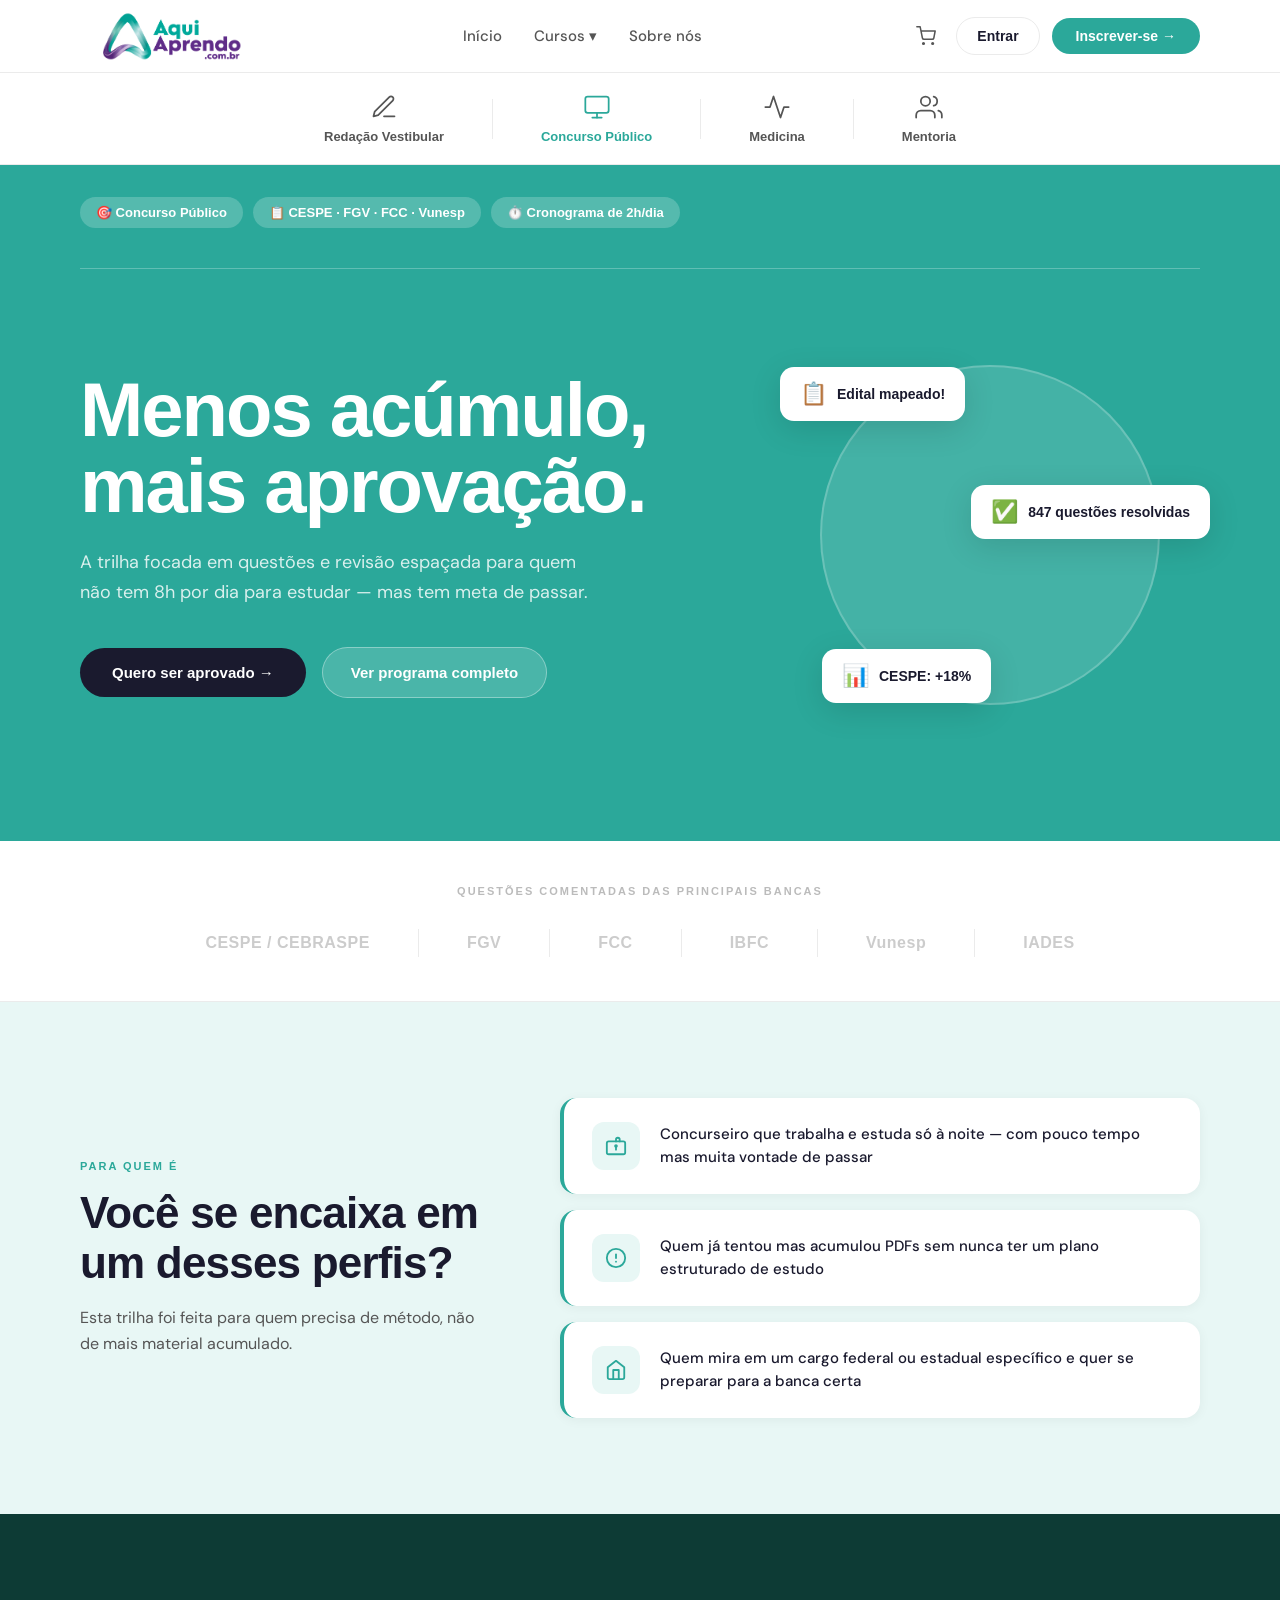
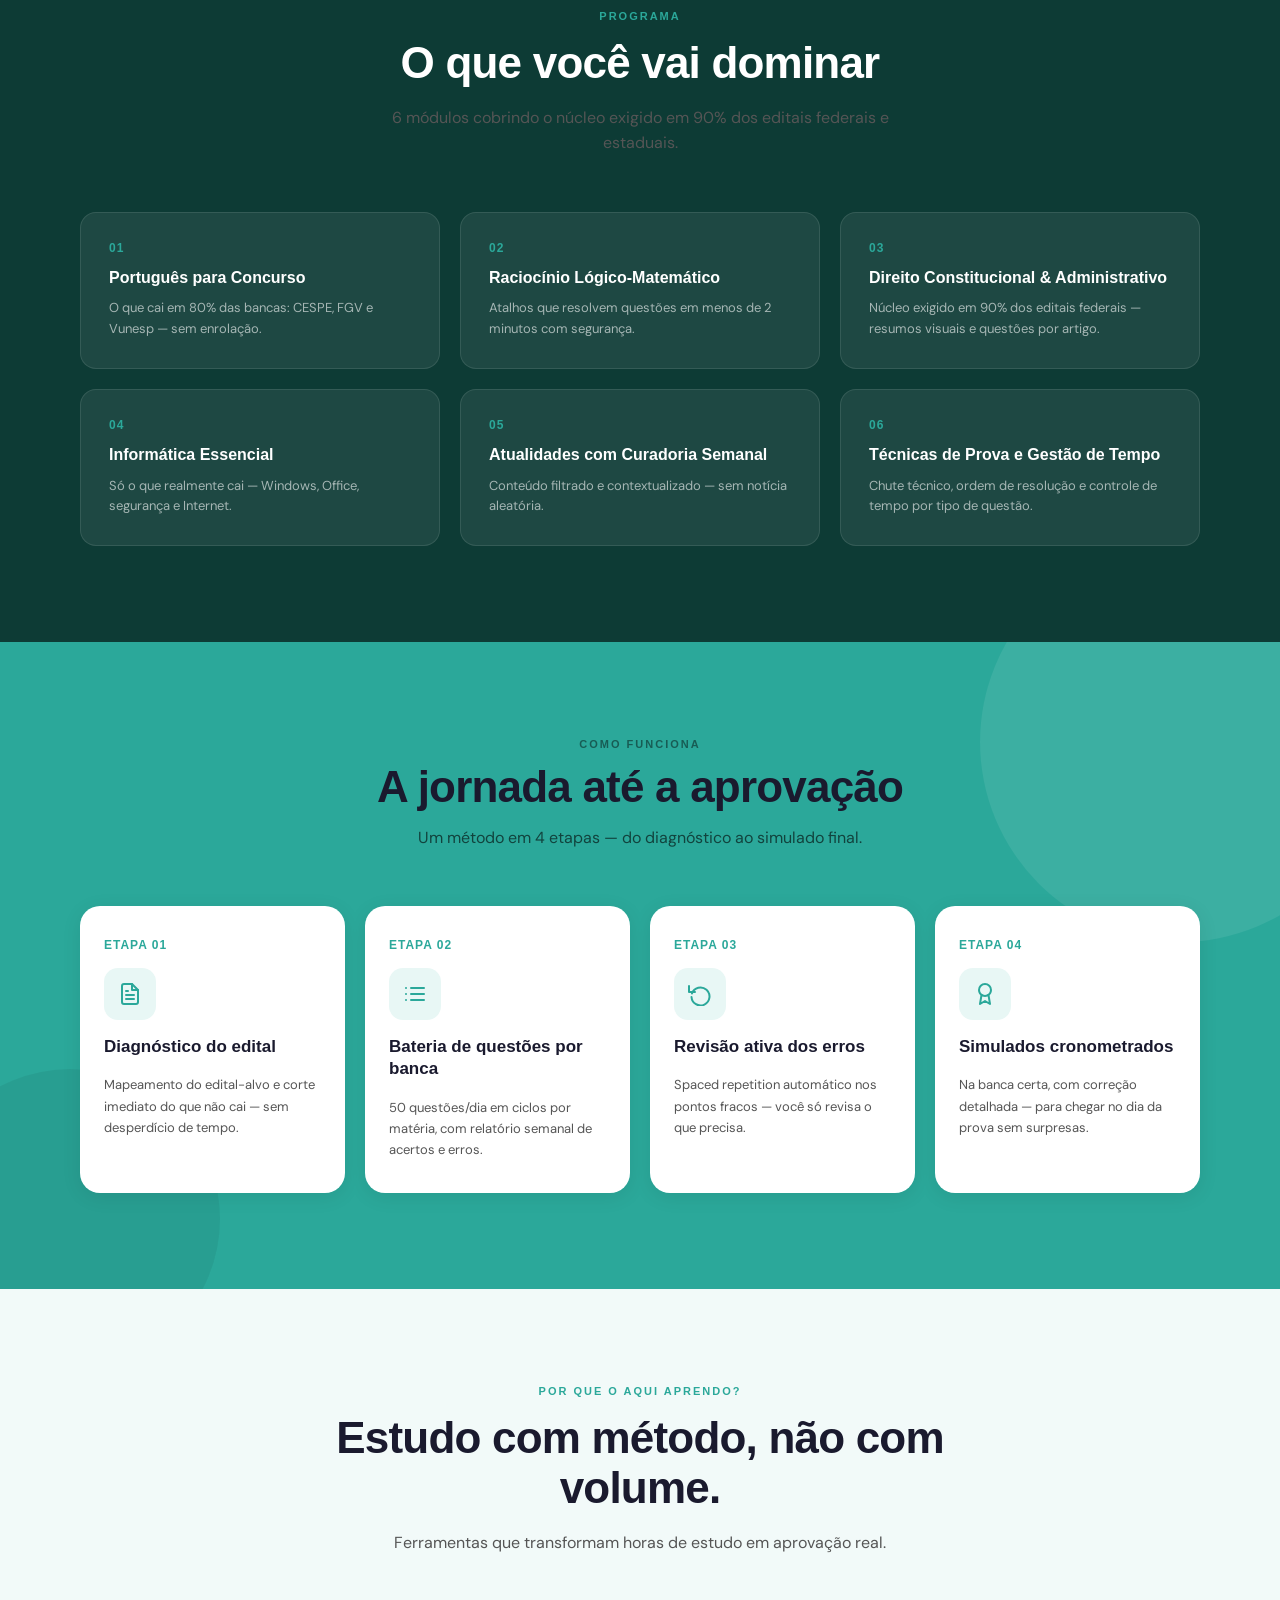
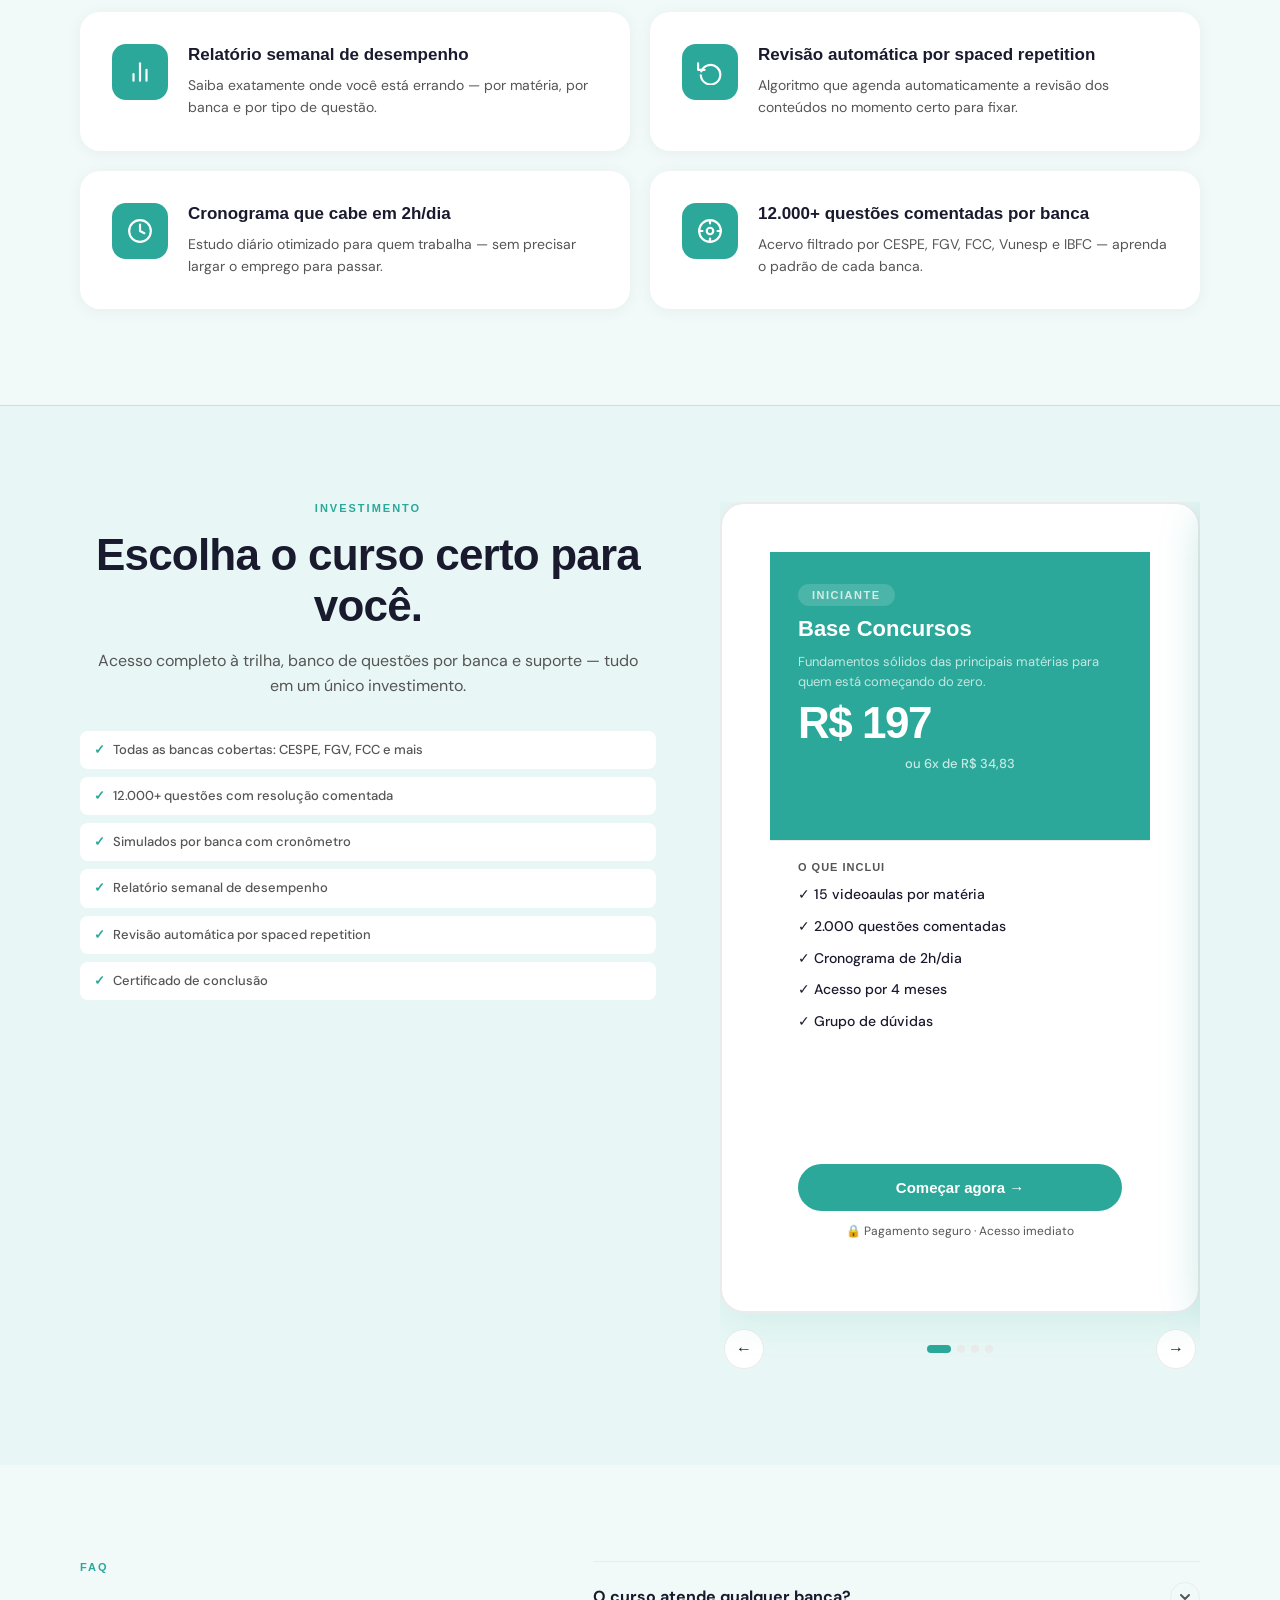
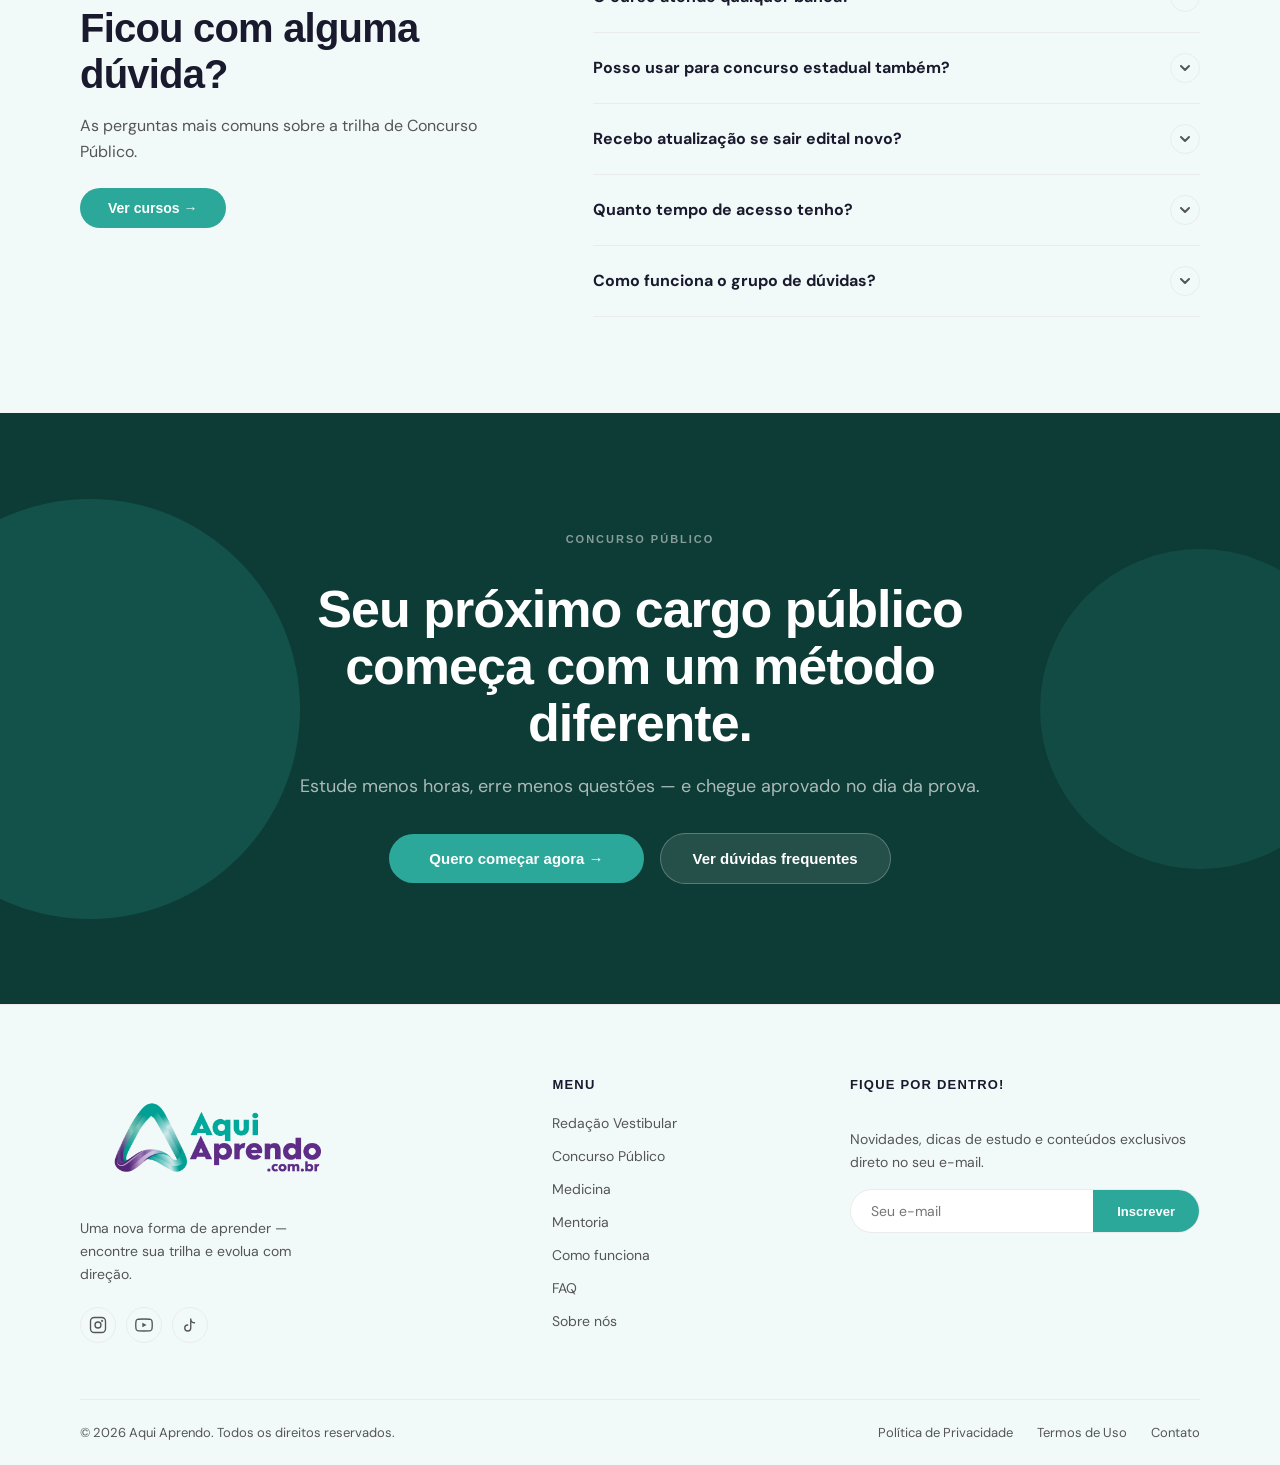
<file: lp-concurso.html>
<!DOCTYPE html>
<html lang="pt-BR">
<head>
  <meta charset="UTF-8">
  <meta name="viewport" content="width=device-width, initial-scale=1.0">
  <title>Concurso Público — Aqui Aprendo</title>
  <link rel="preconnect" href="https://api.fontshare.com">
  <link href="https://api.fontshare.com/v2/css?f[]=clash-display@400,500,600,700&display=swap" rel="stylesheet">
  <link rel="preconnect" href="https://fonts.googleapis.com">
  <link rel="preconnect" href="https://fonts.gstatic.com" crossorigin>
  <link href="https://fonts.googleapis.com/css2?family=DM+Sans:wght@400;500;600;700&display=swap" rel="stylesheet">
  <link rel="stylesheet" href="base.css">
  <style>
    :root {
      --dominante: #2BA89A;
      --dominante-claro: #E8F7F5;
      --dominante-medio: #B8E8E3;
      --dominante-escuro: #1A6B61;
      --bg-escuro-1: #0D3B35;
      --bg-escuro-2: #114840;
      --amarelo: #E8C13E;
      --laranja: #E87C3E;
      --preto: #1A1A2E;
      --cinza-corpo: #555555;
      --cinza-borda: #EBEBEB;
      --branco: #FFFFFF;
      --offwhite: #F2FAF9;
    }

    * { box-sizing: border-box; margin: 0; padding: 0; }

    body {
      font-family: 'DM Sans', sans-serif;
      color: var(--preto);
      background: var(--branco);
    }

    /* UTILITÁRIOS */
    .sec-label {
      font-family: 'ClashDisplay-Variable', 'Clash Display', sans-serif;
      font-size: 11px;
      font-weight: 700;
      text-transform: uppercase;
      letter-spacing: 2px;
      display: block;
      margin-bottom: 16px;
    }
    .sec-title {
      font-family: 'ClashDisplay-Variable', 'Clash Display', sans-serif;
      font-size: 44px;
      font-weight: 700;
      color: var(--preto);
      margin: 0 0 16px;
      letter-spacing: -0.8px;
      line-height: 1.15;
    }
    .sec-title-light {
      font-family: 'ClashDisplay-Variable', 'Clash Display', sans-serif;
      font-size: 44px;
      font-weight: 700;
      color: var(--branco);
      margin: 0 0 16px;
      letter-spacing: -0.8px;
      line-height: 1.15;
    }
    .sec-sub {
      font-size: 16px;
      color: var(--cinza-corpo);
      line-height: 1.6;
      margin: 0;
    }

    /* NAV */
    .nav-lp {
      background: var(--branco);
      border-bottom: 1px solid var(--cinza-borda);
      padding: 0 80px;
      position: sticky;
      top: 0;
      z-index: 100;
    }
    .nav-lp-inner {
      max-width: 1280px;
      margin: 0 auto;
      display: flex;
      align-items: center;
      justify-content: space-between;
      height: 72px;
      gap: 40px;
    }
    .nav-logo-img { height: 80px; width: auto; display: block; }
    .nav-lp-links {
      display: flex;
      align-items: center;
      gap: 32px;
      flex: 1;
      justify-content: center;
    }
    .nav-lp-link {
      font-size: 15px;
      font-weight: 500;
      color: var(--cinza-corpo);
      text-decoration: none;
      transition: color 0.2s;
      background: none;
      border: none;
      cursor: pointer;
      font-family: 'DM Sans', sans-serif;
      padding: 0;
    }
    .nav-lp-link:hover { color: var(--dominante); }
    .nav-dropdown { position: relative; }
    .nav-dropdown-btn {
      display: flex;
      align-items: center;
      gap: 4px;
    }
    .nav-dropdown-menu {
      position: absolute;
      top: calc(100% + 12px);
      left: 50%;
      transform: translateX(-50%);
      background: var(--branco);
      border: 1px solid var(--cinza-borda);
      border-radius: 16px;
      padding: 8px;
      min-width: 220px;
      box-shadow: 0 8px 32px rgba(0,0,0,0.1);
      display: none;
      flex-direction: column;
      gap: 2px;
      z-index: 200;
    }
    .nav-dropdown:hover .nav-dropdown-menu { display: flex; }
    .nav-dropdown-item {
      font-size: 14px;
      font-weight: 500;
      color: var(--cinza-corpo);
      text-decoration: none;
      padding: 10px 14px;
      border-radius: 10px;
      transition: all 0.15s;
      display: flex;
      align-items: center;
      gap: 8px;
    }
    .nav-dropdown-item:hover {
      background: var(--dominante-claro);
      color: var(--dominante);
    }
    .nav-dropdown-item.ativo {
      background: var(--dominante-claro);
      color: var(--dominante);
      font-weight: 700;
    }
    .nav-drop-icon {
      width: 28px;
      height: 28px;
      border-radius: 8px;
      display: flex;
      align-items: center;
      justify-content: center;
      flex-shrink: 0;
    }
    .nav-actions { display: flex; align-items: center; gap: 12px; }
    .nav-cart {
      background: none; border: none; cursor: pointer;
      color: var(--cinza-corpo); display: flex;
      align-items: center; justify-content: center;
      width: 36px; height: 36px; border-radius: 8px;
      transition: color 0.2s, background 0.2s;
    }
    .nav-cart:hover { color: var(--dominante); background: var(--dominante-claro); }
    .btn-nav-outline {
      font-family: 'ClashDisplay-Variable', 'Clash Display', sans-serif;
      font-size: 14px; font-weight: 600; color: var(--preto);
      border: 1.5px solid var(--cinza-borda); border-radius: 50px;
      padding: 10px 20px; text-decoration: none; transition: all 0.2s;
    }
    .btn-nav-outline:hover { border-color: var(--dominante); color: var(--dominante); }
    .btn-nav-primary {
      font-family: 'ClashDisplay-Variable', 'Clash Display', sans-serif;
      font-size: 14px; font-weight: 600;
      background: var(--dominante); color: var(--branco);
      border-radius: 50px; padding: 10px 24px;
      text-decoration: none; transition: opacity 0.2s;
    }
    .btn-nav-primary:hover { opacity: 0.88; }

    /* BARRA CATEGORIAS */
    .barra-categorias {
      background: var(--branco);
      border-bottom: 1px solid var(--cinza-borda);
      display: flex; align-items: center;
      justify-content: center; padding: 20px 80px;
    }
    .categoria-item {
      display: flex; flex-direction: column;
      align-items: center; gap: 8px; padding: 0 48px;
      text-decoration: none; transition: color 0.2s;
    }
    .categoria-icon {
      color: var(--cinza-corpo);
      display: flex; align-items: center;
      justify-content: center; transition: color 0.2s;
    }
    .categoria-label {
      font-family: 'ClashDisplay-Variable', 'Clash Display', sans-serif;
      font-size: 13px; font-weight: 600;
      color: var(--cinza-corpo); white-space: nowrap;
      transition: color 0.2s;
    }
    .categoria-item.ativa .categoria-icon,
    .categoria-item:hover .categoria-icon { color: var(--dominante); }
    .categoria-item.ativa .categoria-label,
    .categoria-item:hover .categoria-label { color: var(--dominante); }
    .categoria-divider {
      width: 1px; height: 40px;
      background: var(--cinza-borda); flex-shrink: 0;
    }

    /* HERO LP */
    .hero-lp {
      background: var(--dominante);
      padding: 0 80px 96px;
      overflow: hidden;
      position: relative;
    }
    .hero-lp-inner {
      max-width: 1280px;
      margin: 0 auto;
    }
    .hero-meta-badges {
      display: flex;
      gap: 10px;
      flex-wrap: wrap;
      padding: 32px 0 40px;
      border-bottom: 1px solid rgba(255,255,255,0.25);
      margin-bottom: 56px;
    }
    .hero-meta-badge {
      background: rgba(255,255,255,0.2);
      color: var(--branco);
      font-family: 'ClashDisplay-Variable', 'Clash Display', sans-serif;
      font-size: 13px;
      font-weight: 600;
      padding: 8px 16px;
      border-radius: 50px;
    }
    .hero-lp-grid {
      display: grid;
      grid-template-columns: 1fr 420px;
      gap: 64px;
      align-items: center;
    }
    .hero-lp-h1 {
      font-family: 'ClashDisplay-Variable', 'Clash Display', sans-serif;
      font-size: 76px;
      font-weight: 700;
      line-height: 1.0;
      color: var(--branco);
      margin-bottom: 24px;
      letter-spacing: -2px;
    }
    .hero-lp-sub {
      font-size: 18px;
      line-height: 1.65;
      color: rgba(255,255,255,0.82);
      max-width: 520px;
      margin-bottom: 40px;
    }
    .hero-lp-ctas {
      display: flex;
      gap: 16px;
      flex-wrap: wrap;
      align-items: center;
    }
    .btn-hero-primary {
      font-family: 'ClashDisplay-Variable', 'Clash Display', sans-serif;
      font-size: 15px;
      font-weight: 600;
      background: var(--preto);
      color: var(--branco);
      padding: 16px 32px;
      border-radius: 50px;
      text-decoration: none;
      transition: opacity 0.2s;
      white-space: nowrap;
    }
    .btn-hero-primary:hover { opacity: 0.82; }
    .btn-hero-ghost {
      font-family: 'ClashDisplay-Variable', 'Clash Display', sans-serif;
      font-size: 15px;
      font-weight: 600;
      background: rgba(255,255,255,0.15);
      color: var(--branco);
      padding: 16px 28px;
      border-radius: 50px;
      text-decoration: none;
      border: 1.5px solid rgba(255,255,255,0.35);
      transition: background 0.2s;
      white-space: nowrap;
    }
    .btn-hero-ghost:hover { background: rgba(255,255,255,0.22); }

    /* ILUSTRAÇÃO HERO */
    .hero-lp-ilustracao {
      position: relative;
      height: 420px;
      display: flex;
      align-items: center;
      justify-content: center;
    }
    .hero-ilustracao-circulo {
      width: 340px;
      height: 340px;
      border-radius: 50%;
      background: rgba(255,255,255,0.12);
      border: 2px solid rgba(255,255,255,0.2);
      position: absolute;
    }
    .hero-ilustracao-card {
      position: absolute;
      background: var(--branco);
      border-radius: 14px;
      padding: 14px 20px;
      display: flex;
      align-items: center;
      gap: 10px;
      font-family: 'ClashDisplay-Variable', 'Clash Display', sans-serif;
      font-size: 14px;
      font-weight: 700;
      color: var(--preto);
      box-shadow: 0 8px 32px rgba(0,0,0,0.12);
      white-space: nowrap;
    }
    .hero-ilustracao-card span:first-child { font-size: 22px; }
    .card-1 {
      top: 10%;
      left: 0;
      animation: floatY 4s ease-in-out infinite;
      animation-delay: 0s;
    }
    .card-2 {
      top: 38%;
      right: -10px;
      animation: floatY 4s ease-in-out infinite;
      animation-delay: 0.8s;
    }
    .card-3 {
      bottom: 10%;
      left: 10%;
      animation: floatY 4s ease-in-out infinite;
      animation-delay: 1.6s;
    }
    @keyframes floatY {
      0%, 100% { transform: translateY(0); }
      50% { transform: translateY(-10px); }
    }

    /* BARRA DE BANCAS */
    .sec-bancas {
      background: var(--branco);
      padding: 44px 80px;
      border-bottom: 1px solid var(--cinza-borda);
      display: flex;
      flex-direction: column;
      align-items: center;
      gap: 32px;
    }
    .sec-bancas-label {
      font-family: 'ClashDisplay-Variable', 'Clash Display', sans-serif;
      font-size: 11px;
      font-weight: 700;
      text-transform: uppercase;
      letter-spacing: 2px;
      color: #BBBBBB;
    }
    .sec-bancas-track {
      display: flex;
      align-items: center;
      justify-content: center;
      gap: 48px;
      flex-wrap: wrap;
    }
    .banca-item {
      font-family: 'ClashDisplay-Variable', 'Clash Display', sans-serif;
      font-size: 16px;
      font-weight: 700;
      color: #CCCCCC;
      letter-spacing: 0.5px;
      transition: color 0.3s;
    }
    .banca-item:hover { color: var(--cinza-corpo); }
    .banca-divider {
      width: 1px;
      height: 28px;
      background: var(--cinza-borda);
      flex-shrink: 0;
    }

    /* RESPONSIVO HERO + NAV */
    @media (max-width: 900px) {
      .hero-lp { padding: 0 24px 64px; }
      .hero-lp-grid { grid-template-columns: 1fr; }
      .hero-lp-ilustracao { display: none; }
      .hero-lp-h1 { font-size: 44px; letter-spacing: -1px; }
      .hero-meta-badges { padding: 24px 0 32px; margin-bottom: 40px; }
      .barra-categorias { padding: 16px 24px; }
      .categoria-item { padding: 0 20px; }
      .nav-lp { padding: 0 24px; }
      .nav-lp-links { display: none; }
      .sec-bancas { padding: 32px 24px; gap: 20px; }
      .banca-divider { display: none; }
      .sec-bancas-track { gap: 28px; }
    }
    @media (max-width: 560px) {
      .categoria-label { font-size: 11px; }
      .categoria-item { padding: 0 12px; }
    }

    /* PARA QUEM É */
    .sec-para-quem {
      background: var(--dominante-claro);
      padding: 96px 80px;
    }
    .sec-para-quem-inner {
      max-width: 1280px;
      margin: 0 auto;
      display: grid;
      grid-template-columns: 1fr 1.6fr;
      gap: 80px;
      align-items: center;
    }
    .para-quem-left h2 { margin-bottom: 16px; }
    .para-quem-cards {
      display: flex;
      flex-direction: column;
      gap: 16px;
    }
    .para-quem-card {
      background: var(--branco);
      border-radius: 16px;
      padding: 24px 28px;
      display: flex;
      align-items: center;
      gap: 20px;
      border-left: 4px solid var(--dominante);
      transition: transform 0.2s;
      box-shadow: 0 2px 12px rgba(0,0,0,0.05);
    }
    .para-quem-card:hover { transform: translateX(4px); }
    .para-quem-icon {
      width: 48px;
      height: 48px;
      border-radius: 12px;
      background: var(--dominante-claro);
      color: var(--dominante);
      display: flex;
      align-items: center;
      justify-content: center;
      flex-shrink: 0;
      transition: background 0.2s;
    }
    .para-quem-card:hover .para-quem-icon { background: var(--dominante-medio); }
    .para-quem-card p {
      font-size: 15px;
      color: var(--preto);
      line-height: 1.55;
      font-weight: 500;
      margin: 0;
    }

    @media (max-width: 900px) {
      .sec-para-quem { padding: 72px 40px; }
      .sec-para-quem-inner { grid-template-columns: 1fr; gap: 40px; }
    }
    @media (max-width: 560px) { .sec-para-quem { padding: 64px 24px; } }

    /* MÓDULOS */
    .sec-modulos {
      background: var(--bg-escuro-1);
      padding: 96px 80px;
    }
    .sec-modulos-inner {
      max-width: 1280px;
      margin: 0 auto;
    }
    .modulos-grid {
      display: grid;
      grid-template-columns: repeat(3, 1fr);
      gap: 20px;
    }
    .card-modulo {
      background: rgba(255,255,255,0.07);
      border: 1px solid rgba(255,255,255,0.1);
      border-radius: 16px;
      padding: 28px;
      transition: background 0.2s;
    }
    .card-modulo:hover { background: rgba(255,255,255,0.11); }
    .modulo-num {
      font-family: 'ClashDisplay-Variable', 'Clash Display', sans-serif;
      font-size: 12px;
      font-weight: 700;
      color: var(--dominante);
      margin-bottom: 12px;
      letter-spacing: 1px;
    }
    .modulo-titulo {
      font-family: 'ClashDisplay-Variable', 'Clash Display', sans-serif;
      font-size: 16px;
      font-weight: 700;
      color: var(--branco);
      margin-bottom: 10px;
      line-height: 1.35;
    }
    .modulo-desc {
      font-size: 13px;
      color: rgba(255,255,255,0.6);
      line-height: 1.6;
    }

    @media (max-width: 900px) {
      .sec-modulos { padding: 72px 40px; }
      .modulos-grid { grid-template-columns: repeat(2, 1fr); }
    }
    @media (max-width: 560px) {
      .sec-modulos { padding: 64px 24px; }
      .modulos-grid { grid-template-columns: 1fr; }
    }

    /* JORNADA */
    .sec-jornada {
      background: var(--dominante);
      padding: 96px 80px;
      position: relative;
      overflow: hidden;
    }
    .sec-jornada::before {
      content: '';
      position: absolute;
      right: -100px; top: -100px;
      width: 400px; height: 400px;
      background: rgba(255,255,255,0.08);
      border-radius: 50%; z-index: 0;
    }
    .sec-jornada::after {
      content: '';
      position: absolute;
      left: -80px; bottom: -80px;
      width: 300px; height: 300px;
      background: rgba(0,0,0,0.06);
      border-radius: 50%; z-index: 0;
    }
    .sec-jornada-inner {
      max-width: 1280px;
      margin: 0 auto;
      position: relative;
      z-index: 1;
      text-align: center;
    }
    .sec-jornada-inner .sec-label {
      color: rgba(0,0,0,0.45);
      display: block;
      margin-bottom: 12px;
    }
    .sec-jornada-inner .sec-title { color: var(--preto); margin-bottom: 12px; }
    .sec-jornada-inner .sec-sub {
      color: rgba(0,0,0,0.6);
      margin-bottom: 56px;
      max-width: 560px;
      margin-left: auto;
      margin-right: auto;
    }
    .jornada-grid {
      display: grid;
      grid-template-columns: repeat(4, 1fr);
      gap: 20px;
      text-align: left;
    }
    .jornada-step {
      background: var(--branco);
      border-radius: 20px;
      padding: 32px 24px;
      display: flex;
      flex-direction: column;
      gap: 16px;
      transition: transform 0.2s, box-shadow 0.2s;
      box-shadow: 0 4px 20px rgba(0,0,0,0.08);
    }
    .jornada-step:hover {
      transform: translateY(-4px);
      box-shadow: 0 12px 32px rgba(0,0,0,0.12);
    }
    .jornada-num {
      font-family: 'ClashDisplay-Variable', 'Clash Display', sans-serif;
      font-size: 12px;
      font-weight: 700;
      color: var(--dominante);
      letter-spacing: 1px;
    }
    .jornada-icon {
      width: 52px; height: 52px;
      background: var(--dominante-claro);
      border-radius: 14px;
      display: flex; align-items: center; justify-content: center;
      color: var(--dominante);
      flex-shrink: 0;
    }
    .jornada-titulo {
      font-family: 'ClashDisplay-Variable', 'Clash Display', sans-serif;
      font-size: 17px;
      font-weight: 700;
      color: var(--preto);
      line-height: 1.3;
    }
    .jornada-desc {
      font-size: 13px;
      color: var(--cinza-corpo);
      line-height: 1.65;
    }

    @media (max-width: 900px) {
      .sec-jornada { padding: 72px 40px; }
      .jornada-grid { grid-template-columns: repeat(2, 1fr); }
    }
    @media (max-width: 560px) {
      .sec-jornada { padding: 64px 24px; }
      .jornada-grid { grid-template-columns: 1fr; }
    }

    /* DIFERENCIAIS LP */
    .sec-dif-lp {
      background: var(--offwhite);
      padding: 96px 80px;
    }
    .sec-dif-lp-inner { max-width: 1280px; margin: 0 auto; }
    .dif-lp-grid {
      display: grid;
      grid-template-columns: repeat(2, 1fr);
      gap: 20px;
    }
    .dif-lp-card {
      background: var(--branco);
      border-radius: 20px;
      padding: 32px;
      display: flex;
      gap: 20px;
      align-items: flex-start;
      box-shadow: 0 2px 16px rgba(0,0,0,0.05);
      transition: transform 0.2s, box-shadow 0.2s;
    }
    .dif-lp-card:hover {
      transform: translateY(-3px);
      box-shadow: 0 8px 24px rgba(0,0,0,0.09);
    }
    .dif-lp-icon {
      width: 56px; height: 56px;
      background: var(--dominante);
      border-radius: 14px;
      display: flex; align-items: center; justify-content: center;
      color: var(--branco);
      flex-shrink: 0;
    }
    .dif-lp-content h4 {
      font-family: 'ClashDisplay-Variable', 'Clash Display', sans-serif;
      font-size: 17px;
      font-weight: 700;
      color: var(--preto);
      margin: 0 0 8px;
      line-height: 1.3;
    }
    .dif-lp-content p {
      font-size: 14px;
      color: var(--cinza-corpo);
      line-height: 1.6;
      margin: 0;
    }

    @media (max-width: 900px) {
      .sec-dif-lp { padding: 72px 40px; }
      .dif-lp-grid { grid-template-columns: 1fr; }
    }
    @media (max-width: 560px) { .sec-dif-lp { padding: 64px 24px; } }

    /* DEPOIMENTOS LP */
    .sec-depo-lp {
      background: var(--dominante-claro);
      padding: 96px 80px;
    }
    .sec-depo-lp-inner { max-width: 1280px; margin: 0 auto; }
    .depo-lp-grid {
      display: grid;
      grid-template-columns: repeat(3, 1fr);
      gap: 24px;
      margin-top: 48px;
    }
    .depo-lp-card {
      background: var(--branco);
      border-radius: 20px;
      padding: 32px;
      display: flex;
      flex-direction: column;
      gap: 16px;
      box-shadow: 0 4px 20px rgba(0,0,0,0.06);
    }
    .depo-lp-stars { font-size: 16px; color: var(--amarelo); letter-spacing: 2px; }
    .depo-lp-texto {
      font-size: 15px;
      color: var(--cinza-corpo);
      line-height: 1.7;
      font-style: italic;
      flex: 1;
    }
    .depo-lp-autor { display: flex; align-items: center; gap: 12px; }
    .depo-lp-avatar {
      width: 40px; height: 40px;
      border-radius: 50%;
      background: var(--dominante);
      color: var(--branco);
      font-family: 'ClashDisplay-Variable', 'Clash Display', sans-serif;
      font-size: 15px; font-weight: 700;
      display: flex; align-items: center; justify-content: center;
      flex-shrink: 0;
    }
    .depo-lp-nome {
      font-family: 'ClashDisplay-Variable', 'Clash Display', sans-serif;
      font-size: 14px; font-weight: 700;
      color: var(--preto); display: block;
    }
    .depo-lp-info { font-size: 12px; color: var(--cinza-corpo); display: block; }

    /* INVESTIMENTO */
    .sec-invest {
      background: var(--dominante-claro);
      padding: 96px 80px;
      border-top: 1px solid var(--dominante-medio);
    }
    .sec-invest .sec-label,
    .sec-invest .sec-title,
    .sec-invest .sec-sub {
      text-align: left;
      margin-left: 0;
      margin-right: 0;
    }
    .sec-invest-inner {
      max-width: 1280px;
      margin: 0 auto;
      display: grid;
      grid-template-columns: 1fr 480px;
      gap: 64px;
      align-items: start;
    }
    .invest-beneficios {
      list-style: none;
      display: flex;
      flex-direction: column;
      gap: 8px;
      margin-top: 8px;
    }
    .invest-beneficios li {
      font-size: 13px;
      color: var(--cinza-corpo);
      line-height: 1.4;
      display: flex;
      align-items: center;
      gap: 8px;
      padding: 10px 14px;
      background: var(--branco);
      border-radius: 8px;
      font-weight: 500;
    }
    .invest-beneficios li::before {
      content: '✓';
      color: var(--dominante);
      font-weight: 700;
      font-size: 13px;
      flex-shrink: 0;
    }
    .invest-carrossel-wrapper {
      position: sticky;
      top: 100px;
      display: flex;
      flex-direction: column;
      gap: 16px;
      overflow: hidden;
      width: 100%;
    }
    .invest-carrossel {
      display: flex;
      width: 100%;
      will-change: transform;
    }
    .invest-card {
      min-width: 100%;
      width: 100%;
      flex-shrink: 0;
      background: var(--branco);
      border-radius: 24px;
      overflow: hidden;
      box-shadow: 0 8px 40px rgba(43,168,154,0.12);
      border: 2px solid var(--cinza-borda);
      display: flex;
      flex-direction: column;
    }
    .invest-card-destaque {
      border-color: var(--dominante);
      box-shadow: 0 8px 40px rgba(43,168,154,0.25);
    }
    .invest-card-top {
      background: var(--dominante);
      padding: 32px 28px;
      display: flex;
      flex-direction: column;
      gap: 10px;
      border-bottom: none;
    }
    .invest-curso-tag {
      font-family: 'ClashDisplay-Variable', 'Clash Display', sans-serif;
      font-size: 11px; font-weight: 700;
      text-transform: uppercase; letter-spacing: 1.5px;
      color: rgba(255,255,255,0.75);
      background: rgba(255,255,255,0.15);
      padding: 5px 14px; border-radius: 50px;
      width: fit-content; display: block;
    }
    .invest-curso-tag-pop {
      font-family: 'ClashDisplay-Variable', 'Clash Display', sans-serif;
      font-size: 11px; font-weight: 700;
      text-transform: uppercase; letter-spacing: 1px;
      color: var(--dominante-escuro);
      background: var(--amarelo);
      padding: 5px 14px; border-radius: 50px;
      width: fit-content; display: block;
      margin-bottom: 4px;
    }
    .invest-curso-nome {
      font-family: 'ClashDisplay-Variable', 'Clash Display', sans-serif;
      font-size: 22px; font-weight: 700;
      color: var(--branco); line-height: 1.2; margin: 0;
    }
    .invest-curso-desc {
      font-size: 13px;
      color: rgba(255,255,255,0.72);
      line-height: 1.5; margin: 0;
    }
    .invest-preco {
      font-family: 'ClashDisplay-Variable', 'Clash Display', sans-serif;
      font-size: 44px; font-weight: 700;
      color: var(--branco);
      line-height: 1; letter-spacing: -1.5px;
    }
    .invest-parcelas {
      font-size: 13px;
      color: rgba(255,255,255,0.75);
      font-weight: 500;
    }
    .invest-card-divider {
      height: 1px;
      background: var(--cinza-borda);
    }
    .invest-card-grade { flex: 1; }
    .invest-grade-titulo {
      font-family: 'ClashDisplay-Variable', 'Clash Display', sans-serif;
      font-size: 11px; font-weight: 700;
      text-transform: uppercase; letter-spacing: 1px;
      color: var(--cinza-corpo);
      display: block;
      margin-bottom: 12px;
      padding: 20px 28px 0;
    }
    .invest-card-lista {
      list-style: none;
      padding: 0 28px 24px;
      display: flex;
      flex-direction: column;
      gap: 12px;
    }
    .invest-card-lista li {
      font-size: 14px;
      color: var(--preto);
      font-weight: 500;
      line-height: 1.4;
      display: flex;
      align-items: center;
      gap: 8px;
    }
    .btn-invest {
      display: block;
      margin: 8px 28px 12px;
      padding: 15px 20px;
      background: var(--dominante);
      color: var(--branco);
      border-radius: 50px;
      font-family: 'ClashDisplay-Variable', 'Clash Display', sans-serif;
      font-size: 15px; font-weight: 700;
      text-decoration: none; text-align: center;
      transition: opacity 0.2s;
      border: none; cursor: pointer;
    }
    .btn-invest:hover { opacity: 0.88; }
    .invest-garantia {
      text-align: center;
      font-size: 12px;
      color: var(--cinza-corpo);
      padding: 0 28px 24px;
    }
    .invest-carrossel-nav {
      display: flex;
      align-items: center;
      justify-content: space-between;
      padding: 0 4px;
    }
    .invest-nav-btn {
      width: 40px; height: 40px;
      border-radius: 50%;
      border: 1.5px solid var(--cinza-borda);
      background: var(--branco);
      cursor: pointer; font-size: 16px;
      display: flex; align-items: center; justify-content: center;
      transition: all 0.2s;
      color: var(--preto); flex-shrink: 0;
    }
    .invest-nav-btn:hover { border-color: var(--dominante); color: var(--dominante); }
    .invest-nav-dots { display: flex; gap: 6px; align-items: center; }
    .invest-dot {
      width: 8px; height: 8px;
      border-radius: 50%;
      background: var(--cinza-borda);
      transition: all 0.2s; cursor: pointer;
    }
    .invest-dot.ativo {
      background: var(--dominante);
      width: 24px; border-radius: 4px;
    }

    @media (max-width: 900px) {
      .sec-invest { padding: 72px 40px; }
      .sec-invest-inner { grid-template-columns: 1fr; gap: 40px; }
      .invest-carrossel-wrapper { position: static; }
      .depo-lp-grid { grid-template-columns: 1fr; }
      .sec-depo-lp { padding: 72px 40px; }
    }
    @media (max-width: 560px) {
      .sec-invest { padding: 64px 24px; }
      .sec-depo-lp { padding: 64px 24px; }
    }

    /* FAQ LP */
    .sec-faq-lp {
      background: var(--offwhite);
      padding: 96px 80px;
    }
    .sec-faq-lp-inner {
      max-width: 1280px;
      margin: 0 auto;
      display: grid;
      grid-template-columns: 1fr 1.4fr;
      gap: 80px;
      align-items: start;
    }
    .faq-lp-left {
      position: sticky;
      top: 100px;
      display: flex;
      flex-direction: column;
      gap: 16px;
      align-items: flex-start;
      text-align: left;
    }
    .sec-faq-lp .sec-label { text-align: left; }
    .sec-faq-lp .sec-title {
      text-align: left;
      font-family: 'ClashDisplay-Variable', 'Clash Display', sans-serif;
      font-size: 40px; font-weight: 700;
      color: var(--preto);
      margin: 0; letter-spacing: -0.8px; line-height: 1.15;
      max-width: 100%;
    }
    .sec-faq-lp .sec-sub {
      text-align: left;
      font-size: 16px;
      color: var(--cinza-corpo);
      line-height: 1.6;
      margin: 0; max-width: 100%;
    }
    .btn-faq-cta {
      font-family: 'ClashDisplay-Variable', 'Clash Display', sans-serif;
      font-size: 14px; font-weight: 700;
      color: var(--branco);
      background: var(--dominante);
      border-radius: 50px;
      padding: 12px 28px;
      text-decoration: none;
      display: inline-block;
      width: fit-content;
      transition: opacity 0.2s;
      margin-top: 8px;
      align-self: flex-start;
    }
    .btn-faq-cta:hover { opacity: 0.88; }
    .faq-lp-list { display: flex; flex-direction: column; }
    .faq-lp-item { border-bottom: 1px solid var(--cinza-borda); }
    .faq-lp-item:first-child { border-top: 1px solid var(--cinza-borda); }
    .faq-lp-q {
      width: 100%;
      background: none; border: none;
      padding: 20px 0;
      display: flex; align-items: center;
      justify-content: space-between; gap: 16px;
      cursor: pointer;
      font-family: 'DM Sans', sans-serif;
      font-size: 16px; font-weight: 700;
      color: var(--preto); text-align: left;
    }
    .faq-lp-q span { flex: 1; }
    .faq-lp-chevron {
      width: 30px; height: 30px;
      border-radius: 50%;
      border: 1.5px solid var(--cinza-borda);
      display: flex; align-items: center; justify-content: center;
      color: var(--cinza-corpo);
      flex-shrink: 0;
      transition: all 0.25s;
    }
    .faq-lp-item.open .faq-lp-chevron {
      transform: rotate(180deg);
      border-color: var(--dominante);
      color: var(--dominante);
    }
    .faq-lp-a {
      max-height: 0;
      overflow: hidden;
      transition: max-height 0.35s ease;
    }
    .faq-lp-item.open .faq-lp-a { max-height: 200px; }
    .faq-lp-a-inner {
      padding: 0 0 20px;
      font-size: 14px;
      color: var(--cinza-corpo);
      line-height: 1.7;
    }

    @media (max-width: 900px) {
      .sec-faq-lp { padding: 72px 40px; }
      .sec-faq-lp-inner { grid-template-columns: 1fr; gap: 48px; }
      .faq-lp-left { position: static; }
      .sec-faq-lp .sec-title { font-size: 32px; }
    }
    @media (max-width: 560px) { .sec-faq-lp { padding: 64px 24px; } }

    /* CTA FINAL LP */
    .sec-cta-lp {
      background: var(--bg-escuro-1);
      padding: 120px 80px;
      text-align: center;
      position: relative;
      overflow: hidden;
    }
    .sec-cta-lp-circle-1 {
      position: absolute;
      left: -120px; top: 50%;
      transform: translateY(-50%);
      width: 420px; height: 420px;
      background: var(--dominante-escuro);
      border-radius: 50%;
      opacity: 0.5; z-index: 0;
    }
    .sec-cta-lp-circle-2 {
      position: absolute;
      right: -80px; top: 50%;
      transform: translateY(-50%);
      width: 320px; height: 320px;
      background: rgba(43,168,154,0.15);
      border-radius: 50%; z-index: 0;
    }
    .sec-cta-lp-content {
      position: relative; z-index: 1;
      max-width: 680px;
      margin: 0 auto;
      display: flex; flex-direction: column;
      align-items: center; gap: 20px;
    }
    .sec-cta-lp h2 {
      font-family: 'ClashDisplay-Variable', 'Clash Display', sans-serif;
      font-size: 52px; font-weight: 700;
      color: var(--branco);
      line-height: 1.1; letter-spacing: -1px; margin: 0;
    }
    .sec-cta-lp p {
      font-size: 18px;
      color: rgba(255,255,255,0.65);
      line-height: 1.6; margin: 0;
    }
    .cta-lp-btns {
      display: flex; gap: 16px;
      align-items: center; flex-wrap: wrap;
      justify-content: center; margin-top: 12px;
    }
    .btn-cta-lp {
      background: var(--dominante);
      color: var(--branco);
      padding: 16px 40px; border-radius: 50px;
      font-family: 'ClashDisplay-Variable', 'Clash Display', sans-serif;
      font-size: 15px; font-weight: 700;
      text-decoration: none; transition: opacity 0.2s;
      display: inline-block;
    }
    .btn-cta-lp:hover { opacity: 0.88; }
    .btn-cta-lp-ghost {
      background: rgba(255,255,255,0.1);
      color: var(--branco);
      padding: 16px 32px; border-radius: 50px;
      font-family: 'ClashDisplay-Variable', 'Clash Display', sans-serif;
      font-size: 15px; font-weight: 600;
      text-decoration: none;
      border: 1.5px solid rgba(255,255,255,0.25);
      transition: background 0.2s; display: inline-block;
    }
    .btn-cta-lp-ghost:hover { background: rgba(255,255,255,0.18); }

    @media (max-width: 900px) {
      .sec-cta-lp { padding: 80px 40px; }
      .sec-cta-lp h2 { font-size: 36px; }
    }
    @media (max-width: 560px) {
      .sec-cta-lp { padding: 72px 24px; }
      .sec-cta-lp h2 { font-size: 32px; }
      .cta-lp-btns { flex-direction: column; width: 100%; }
      .btn-cta-lp, .btn-cta-lp-ghost { width: 100%; text-align: center; }
    }

    /* FOOTER LP */
    .footer-lp {
      background: var(--offwhite);
      border-top: 1px solid var(--cinza-borda);
    }
    .footer-lp-inner {
      max-width: 1280px;
      margin: 0 auto;
      padding: 72px 80px 0;
    }
    .footer-lp-grid {
      display: grid;
      grid-template-columns: 1.4fr 0.8fr 1.2fr;
      gap: 64px;
      margin-bottom: 56px;
      align-items: start;
    }
    .footer-lp-marca { display: flex; flex-direction: column; gap: 20px; }
    .footer-lp-logo { height: 120px; width: auto; display: block; align-self: flex-start; }
    .footer-lp-tagline {
      font-size: 14px; color: var(--cinza-corpo);
      line-height: 1.65; max-width: 260px; margin: 0;
    }
    .footer-lp-socials { display: flex; gap: 10px; }
    .footer-lp-social {
      width: 36px; height: 36px;
      border-radius: 50%;
      border: 1.5px solid var(--cinza-borda);
      display: flex; align-items: center; justify-content: center;
      color: var(--cinza-corpo);
      text-decoration: none; transition: all 0.2s;
    }
    .footer-lp-social:hover {
      border-color: var(--dominante);
      color: var(--dominante);
      background: var(--dominante-claro);
    }
    .footer-lp-col { display: flex; flex-direction: column; }
    .footer-lp-col-title {
      font-family: 'ClashDisplay-Variable', 'Clash Display', sans-serif;
      font-size: 13px; font-weight: 600;
      text-transform: uppercase; letter-spacing: 1.2px;
      color: var(--preto); margin: 0 0 20px;
    }
    .footer-lp-links { list-style: none; padding: 0; margin: 0; display: flex; flex-direction: column; gap: 12px; }
    .footer-lp-links a { font-size: 14px; color: var(--cinza-corpo); text-decoration: none; transition: color 0.2s; }
    .footer-lp-links a:hover { color: var(--dominante); }
    .footer-lp-newsletter { gap: 16px; }
    .footer-lp-newsletter-sub { font-size: 14px; color: var(--cinza-corpo); line-height: 1.6; margin: 0; }
    .footer-lp-newsletter-form {
      display: flex; border-radius: 50px; overflow: hidden;
      border: 1.5px solid var(--cinza-borda);
      background: var(--branco);
    }
    .footer-lp-newsletter-input {
      flex: 1; border: none; outline: none;
      padding: 12px 20px; font-size: 14px;
      font-family: 'DM Sans', sans-serif;
      color: var(--preto); background: transparent;
    }
    .footer-lp-newsletter-btn {
      background: var(--dominante); color: var(--branco);
      border: none; padding: 12px 24px;
      font-family: 'ClashDisplay-Variable', 'Clash Display', sans-serif;
      font-size: 13px; font-weight: 600;
      cursor: pointer; white-space: nowrap; transition: opacity 0.2s;
    }
    .footer-lp-newsletter-btn:hover { opacity: 0.88; }
    .footer-lp-bottom {
      border-top: 1px solid var(--cinza-borda);
      padding: 24px 0;
      display: flex; align-items: center; justify-content: space-between;
    }
    .footer-lp-bottom p { font-size: 13px; color: var(--cinza-corpo); }
    .footer-lp-bottom-links { display: flex; gap: 24px; }
    .footer-lp-bottom-links a { font-size: 13px; color: var(--cinza-corpo); text-decoration: none; transition: color 0.2s; }
    .footer-lp-bottom-links a:hover { color: var(--dominante); }

    @media (max-width: 900px) {
      .footer-lp-grid { grid-template-columns: 1fr 1fr; gap: 40px; }
      .footer-lp-newsletter { grid-column: 1 / -1; }
      .footer-lp-inner { padding: 56px 40px 0; }
      .footer-lp-bottom { flex-direction: column; gap: 16px; text-align: center; }
    }
    @media (max-width: 560px) {
      .footer-lp-grid { grid-template-columns: 1fr; }
      .footer-lp-inner { padding: 48px 24px 0; }
      .footer-lp-bottom-links { flex-wrap: wrap; justify-content: center; }
    }

    /* ALINHAMENTO */
    .sec-modulos-inner .sec-label,
    .sec-modulos-inner .sec-title-light,
    .sec-modulos-inner .sec-sub,
    .sec-dif-lp-inner .sec-label,
    .sec-dif-lp-inner .sec-title,
    .sec-dif-lp-inner .sec-sub,
    .sec-invest .sec-label,
    .sec-invest .sec-title,
    .sec-invest .sec-sub {
      text-align: center;
      margin-left: auto;
      margin-right: auto;
    }
    .sec-modulos-inner .sec-title-light,
    .sec-dif-lp-inner .sec-title { max-width: 700px; }
    .sec-modulos-inner .sec-sub,
    .sec-dif-lp-inner .sec-sub,
    .sec-invest .sec-sub { max-width: 560px; display: block; }
    .para-quem-left .sec-label,
    .para-quem-left .sec-title,
    .para-quem-left .sec-sub { text-align: left; margin-left: 0; margin-right: 0; }
    .para-quem-left .sec-title,
    .para-quem-left .sec-sub { max-width: 100%; }
  </style>
</head>
<body>

<!-- NAV -->
<nav class="nav-lp">
  <div class="nav-lp-inner">
    <div class="nav-logo">
      <img src="assets/logos/logo-turquesa.png" alt="Aqui Aprendo" class="nav-logo-img">
    </div>
    <div class="nav-lp-links">
      <a href="index.html" class="nav-lp-link">Início</a>
      <div class="nav-dropdown">
        <button class="nav-lp-link nav-dropdown-btn">Cursos ▾</button>
        <div class="nav-dropdown-menu">
          <a href="lp-redacao.html" class="nav-dropdown-item">
            <div class="nav-drop-icon" style="background: #FDF0E8; color: #E87C3E;">
              <svg width="14" height="14" viewBox="0 0 24 24" fill="none" stroke="currentColor" stroke-width="2" stroke-linecap="round" stroke-linejoin="round">
                <path d="M12 20h9"/><path d="M16.5 3.5a2.121 2.121 0 0 1 3 3L7 19l-4 1 1-4L16.5 3.5z"/>
              </svg>
            </div>
            Redação Vestibular
          </a>
          <a href="lp-concurso.html" class="nav-dropdown-item ativo">
            <div class="nav-drop-icon" style="background: #E8F7F5; color: #2BA89A;">
              <svg width="14" height="14" viewBox="0 0 24 24" fill="none" stroke="currentColor" stroke-width="2" stroke-linecap="round" stroke-linejoin="round">
                <rect x="2" y="3" width="20" height="14" rx="2"/><path d="M8 21h8"/><path d="M12 17v4"/>
              </svg>
            </div>
            Concurso Público
          </a>
          <a href="lp-medicina.html" class="nav-dropdown-item">
            <div class="nav-drop-icon" style="background: #FCE8F1; color: #D4558A;">
              <svg width="14" height="14" viewBox="0 0 24 24" fill="none" stroke="currentColor" stroke-width="2" stroke-linecap="round" stroke-linejoin="round">
                <path d="M22 12h-4l-3 9L9 3l-3 9H2"/>
              </svg>
            </div>
            Medicina
          </a>
          <a href="lp-mentoria.html" class="nav-dropdown-item">
            <div class="nav-drop-icon" style="background: #FDF7E3; color: #E8C13E;">
              <svg width="14" height="14" viewBox="0 0 24 24" fill="none" stroke="currentColor" stroke-width="2" stroke-linecap="round" stroke-linejoin="round">
                <path d="M17 21v-2a4 4 0 0 0-4-4H5a4 4 0 0 0-4 4v2"/><circle cx="9" cy="7" r="4"/>
                <path d="M23 21v-2a4 4 0 0 0-3-3.87"/><path d="M16 3.13a4 4 0 0 1 0 7.75"/>
              </svg>
            </div>
            Mentoria
          </a>
        </div>
      </div>
      <a href="/sobre-nos" class="nav-lp-link">Sobre nós</a>
    </div>
    <div class="nav-actions">
      <button class="nav-cart" aria-label="Carrinho">
        <svg width="20" height="20" viewBox="0 0 24 24" fill="none" stroke="currentColor" stroke-width="1.8" stroke-linecap="round" stroke-linejoin="round">
          <circle cx="9" cy="21" r="1"/><circle cx="20" cy="21" r="1"/>
          <path d="M1 1h4l2.68 13.39a2 2 0 0 0 2 1.61h9.72a2 2 0 0 0 2-1.61L23 6H6"/>
        </svg>
      </button>
      <a href="#" class="btn-nav-outline">Entrar</a>
      <a href="#investimento" class="btn-nav-primary">Inscrever-se →</a>
    </div>
  </div>
</nav>

<!-- BARRA DE CATEGORIAS -->
<div class="barra-categorias">
  <a href="lp-redacao.html" class="categoria-item">
    <div class="categoria-icon">
      <svg width="28" height="28" viewBox="0 0 24 24" fill="none" stroke="currentColor" stroke-width="1.5" stroke-linecap="round" stroke-linejoin="round">
        <path d="M12 20h9"/><path d="M16.5 3.5a2.121 2.121 0 0 1 3 3L7 19l-4 1 1-4L16.5 3.5z"/>
      </svg>
    </div>
    <span class="categoria-label">Redação Vestibular</span>
  </a>
  <div class="categoria-divider"></div>
  <a href="lp-concurso.html" class="categoria-item ativa">
    <div class="categoria-icon">
      <svg width="28" height="28" viewBox="0 0 24 24" fill="none" stroke="currentColor" stroke-width="1.5" stroke-linecap="round" stroke-linejoin="round">
        <rect x="2" y="3" width="20" height="14" rx="2"/><path d="M8 21h8"/><path d="M12 17v4"/>
      </svg>
    </div>
    <span class="categoria-label">Concurso Público</span>
  </a>
  <div class="categoria-divider"></div>
  <a href="lp-medicina.html" class="categoria-item">
    <div class="categoria-icon">
      <svg width="28" height="28" viewBox="0 0 24 24" fill="none" stroke="currentColor" stroke-width="1.5" stroke-linecap="round" stroke-linejoin="round">
        <path d="M22 12h-4l-3 9L9 3l-3 9H2"/>
      </svg>
    </div>
    <span class="categoria-label">Medicina</span>
  </a>
  <div class="categoria-divider"></div>
  <a href="lp-mentoria.html" class="categoria-item">
    <div class="categoria-icon">
      <svg width="28" height="28" viewBox="0 0 24 24" fill="none" stroke="currentColor" stroke-width="1.5" stroke-linecap="round" stroke-linejoin="round">
        <path d="M17 21v-2a4 4 0 0 0-4-4H5a4 4 0 0 0-4 4v2"/><circle cx="9" cy="7" r="4"/>
        <path d="M23 21v-2a4 4 0 0 0-3-3.87"/><path d="M16 3.13a4 4 0 0 1 0 7.75"/>
      </svg>
    </div>
    <span class="categoria-label">Mentoria</span>
  </a>
</div>

<!-- HERO -->
<section class="hero-lp">
  <div class="hero-lp-inner">
    <div class="hero-meta-badges">
      <span class="hero-meta-badge">🎯 Concurso Público</span>
      <span class="hero-meta-badge">📋 CESPE · FGV · FCC · Vunesp</span>
      <span class="hero-meta-badge">⏱️ Cronograma de 2h/dia</span>
    </div>
    <div class="hero-lp-grid">
      <div class="hero-lp-content">
        <h1 class="hero-lp-h1">Menos acúmulo, mais aprovação.</h1>
        <p class="hero-lp-sub">A trilha focada em questões e revisão espaçada para quem não tem 8h por dia para estudar — mas tem meta de passar.</p>
        <div class="hero-lp-ctas">
          <a href="#investimento" class="btn-hero-primary">Quero ser aprovado →</a>
          <a href="#modulos" class="btn-hero-ghost">Ver programa completo</a>
        </div>
      </div>
      <div class="hero-lp-ilustracao">
        <div class="hero-ilustracao-circulo"></div>
        <div class="hero-ilustracao-card card-1">
          <span>📋</span>
          <span>Edital mapeado!</span>
        </div>
        <div class="hero-ilustracao-card card-2">
          <span>✅</span>
          <span>847 questões resolvidas</span>
        </div>
        <div class="hero-ilustracao-card card-3">
          <span>📊</span>
          <span>CESPE: +18%</span>
        </div>
      </div>
    </div>
  </div>
</section>

<!-- BARRA DE BANCAS -->
<section class="sec-bancas">
  <p class="sec-bancas-label">Questões comentadas das principais bancas</p>
  <div class="sec-bancas-track">
    <div class="banca-item">CESPE / CEBRASPE</div>
    <div class="banca-divider"></div>
    <div class="banca-item">FGV</div>
    <div class="banca-divider"></div>
    <div class="banca-item">FCC</div>
    <div class="banca-divider"></div>
    <div class="banca-item">IBFC</div>
    <div class="banca-divider"></div>
    <div class="banca-item">Vunesp</div>
    <div class="banca-divider"></div>
    <div class="banca-item">IADES</div>
  </div>
</section>

<!-- PARA QUEM É -->
<section class="sec-para-quem">
  <div class="sec-para-quem-inner">
    <div class="para-quem-left">
      <span class="sec-label" style="color: var(--dominante);">Para quem é</span>
      <h2 class="sec-title">Você se encaixa em um desses perfis?</h2>
      <p class="sec-sub">Esta trilha foi feita para quem precisa de método, não de mais material acumulado.</p>
    </div>
    <div class="para-quem-cards">

      <div class="para-quem-card">
        <div class="para-quem-icon">
          <svg width="22" height="22" viewBox="0 0 24 24" fill="none" stroke="currentColor" stroke-width="2" stroke-linecap="round" stroke-linejoin="round">
            <rect x="2" y="7" width="20" height="14" rx="2"/><path d="M16 7V5a2 2 0 0 0-4 0v2"/><line x1="12" y1="12" x2="12" y2="16"/><circle cx="12" cy="12" r="1" fill="currentColor"/>
          </svg>
        </div>
        <p>Concurseiro que trabalha e estuda só à noite — com pouco tempo mas muita vontade de passar</p>
      </div>

      <div class="para-quem-card">
        <div class="para-quem-icon">
          <svg width="22" height="22" viewBox="0 0 24 24" fill="none" stroke="currentColor" stroke-width="2" stroke-linecap="round" stroke-linejoin="round">
            <circle cx="12" cy="12" r="10"/><line x1="12" y1="8" x2="12" y2="12"/><line x1="12" y1="16" x2="12.01" y2="16"/>
          </svg>
        </div>
        <p>Quem já tentou mas acumulou PDFs sem nunca ter um plano estruturado de estudo</p>
      </div>

      <div class="para-quem-card">
        <div class="para-quem-icon">
          <svg width="22" height="22" viewBox="0 0 24 24" fill="none" stroke="currentColor" stroke-width="2" stroke-linecap="round" stroke-linejoin="round">
            <path d="M3 9l9-7 9 7v11a2 2 0 0 1-2 2H5a2 2 0 0 1-2-2z"/><polyline points="9 22 9 12 15 12 15 22"/>
          </svg>
        </div>
        <p>Quem mira em um cargo federal ou estadual específico e quer se preparar para a banca certa</p>
      </div>

    </div>
  </div>
</section>

<!-- MÓDULOS -->
<section class="sec-modulos" id="modulos">
  <div class="sec-modulos-inner">
    <span class="sec-label" style="color: var(--dominante);">Programa</span>
    <h2 class="sec-title-light">O que você vai dominar</h2>
    <p class="sec-sub" style="margin-bottom: 56px;">6 módulos cobrindo o núcleo exigido em 90% dos editais federais e estaduais.</p>
    <div class="modulos-grid">

      <div class="card-modulo">
        <div class="modulo-num">01</div>
        <div class="modulo-titulo">Português para Concurso</div>
        <div class="modulo-desc">O que cai em 80% das bancas: CESPE, FGV e Vunesp — sem enrolação.</div>
      </div>

      <div class="card-modulo">
        <div class="modulo-num">02</div>
        <div class="modulo-titulo">Raciocínio Lógico-Matemático</div>
        <div class="modulo-desc">Atalhos que resolvem questões em menos de 2 minutos com segurança.</div>
      </div>

      <div class="card-modulo">
        <div class="modulo-num">03</div>
        <div class="modulo-titulo">Direito Constitucional & Administrativo</div>
        <div class="modulo-desc">Núcleo exigido em 90% dos editais federais — resumos visuais e questões por artigo.</div>
      </div>

      <div class="card-modulo">
        <div class="modulo-num">04</div>
        <div class="modulo-titulo">Informática Essencial</div>
        <div class="modulo-desc">Só o que realmente cai — Windows, Office, segurança e Internet.</div>
      </div>

      <div class="card-modulo">
        <div class="modulo-num">05</div>
        <div class="modulo-titulo">Atualidades com Curadoria Semanal</div>
        <div class="modulo-desc">Conteúdo filtrado e contextualizado — sem notícia aleatória.</div>
      </div>

      <div class="card-modulo">
        <div class="modulo-num">06</div>
        <div class="modulo-titulo">Técnicas de Prova e Gestão de Tempo</div>
        <div class="modulo-desc">Chute técnico, ordem de resolução e controle de tempo por tipo de questão.</div>
      </div>

    </div>
  </div>
</section>

<!-- JORNADA -->
<section class="sec-jornada">
  <div class="sec-jornada-inner">
    <span class="sec-label">Como funciona</span>
    <h2 class="sec-title">A jornada até a aprovação</h2>
    <p class="sec-sub">Um método em 4 etapas — do diagnóstico ao simulado final.</p>
    <div class="jornada-grid">

      <div class="jornada-step">
        <div class="jornada-num">ETAPA 01</div>
        <div class="jornada-icon">
          <svg width="24" height="24" viewBox="0 0 24 24" fill="none" stroke="currentColor" stroke-width="2" stroke-linecap="round" stroke-linejoin="round">
            <path d="M14 2H6a2 2 0 0 0-2 2v16a2 2 0 0 0 2 2h12a2 2 0 0 0 2-2V8z"/><polyline points="14 2 14 8 20 8"/><line x1="16" y1="13" x2="8" y2="13"/><line x1="16" y1="17" x2="8" y2="17"/><polyline points="10 9 9 9 8 9"/>
          </svg>
        </div>
        <div class="jornada-titulo">Diagnóstico do edital</div>
        <div class="jornada-desc">Mapeamento do edital-alvo e corte imediato do que não cai — sem desperdício de tempo.</div>
      </div>

      <div class="jornada-step">
        <div class="jornada-num">ETAPA 02</div>
        <div class="jornada-icon">
          <svg width="24" height="24" viewBox="0 0 24 24" fill="none" stroke="currentColor" stroke-width="2" stroke-linecap="round" stroke-linejoin="round">
            <line x1="8" y1="6" x2="21" y2="6"/><line x1="8" y1="12" x2="21" y2="12"/><line x1="8" y1="18" x2="21" y2="18"/><line x1="3" y1="6" x2="3.01" y2="6"/><line x1="3" y1="12" x2="3.01" y2="12"/><line x1="3" y1="18" x2="3.01" y2="18"/>
          </svg>
        </div>
        <div class="jornada-titulo">Bateria de questões por banca</div>
        <div class="jornada-desc">50 questões/dia em ciclos por matéria, com relatório semanal de acertos e erros.</div>
      </div>

      <div class="jornada-step">
        <div class="jornada-num">ETAPA 03</div>
        <div class="jornada-icon">
          <svg width="24" height="24" viewBox="0 0 24 24" fill="none" stroke="currentColor" stroke-width="2" stroke-linecap="round" stroke-linejoin="round">
            <polyline points="1 4 1 10 7 10"/><path d="M3.51 15a9 9 0 1 0 .49-3.5"/>
          </svg>
        </div>
        <div class="jornada-titulo">Revisão ativa dos erros</div>
        <div class="jornada-desc">Spaced repetition automático nos pontos fracos — você só revisa o que precisa.</div>
      </div>

      <div class="jornada-step">
        <div class="jornada-num">ETAPA 04</div>
        <div class="jornada-icon">
          <svg width="24" height="24" viewBox="0 0 24 24" fill="none" stroke="currentColor" stroke-width="2" stroke-linecap="round" stroke-linejoin="round">
            <circle cx="12" cy="8" r="6"/><path d="M15.477 12.89L17 22l-5-3-5 3 1.523-9.11"/>
          </svg>
        </div>
        <div class="jornada-titulo">Simulados cronometrados</div>
        <div class="jornada-desc">Na banca certa, com correção detalhada — para chegar no dia da prova sem surpresas.</div>
      </div>

    </div>
  </div>
</section>

<!-- DIFERENCIAIS -->
<section class="sec-dif-lp">
  <div class="sec-dif-lp-inner">
    <span class="sec-label" style="color: var(--dominante); text-align: center; display: block;">Por que o Aqui Aprendo?</span>
    <h2 class="sec-title">Estudo com método, não com volume.</h2>
    <p class="sec-sub" style="margin-bottom: 56px;">Ferramentas que transformam horas de estudo em aprovação real.</p>
    <div class="dif-lp-grid">

      <div class="dif-lp-card">
        <div class="dif-lp-icon">
          <svg width="26" height="26" viewBox="0 0 24 24" fill="none" stroke="currentColor" stroke-width="2" stroke-linecap="round" stroke-linejoin="round">
            <line x1="18" y1="20" x2="18" y2="10"/><line x1="12" y1="20" x2="12" y2="4"/><line x1="6" y1="20" x2="6" y2="14"/>
          </svg>
        </div>
        <div class="dif-lp-content">
          <h4>Relatório semanal de desempenho</h4>
          <p>Saiba exatamente onde você está errando — por matéria, por banca e por tipo de questão.</p>
        </div>
      </div>

      <div class="dif-lp-card">
        <div class="dif-lp-icon">
          <svg width="26" height="26" viewBox="0 0 24 24" fill="none" stroke="currentColor" stroke-width="2" stroke-linecap="round" stroke-linejoin="round">
            <polyline points="1 4 1 10 7 10"/><path d="M3.51 15a9 9 0 1 0 .49-3.5"/>
          </svg>
        </div>
        <div class="dif-lp-content">
          <h4>Revisão automática por spaced repetition</h4>
          <p>Algoritmo que agenda automaticamente a revisão dos conteúdos no momento certo para fixar.</p>
        </div>
      </div>

      <div class="dif-lp-card">
        <div class="dif-lp-icon">
          <svg width="26" height="26" viewBox="0 0 24 24" fill="none" stroke="currentColor" stroke-width="2" stroke-linecap="round" stroke-linejoin="round">
            <circle cx="12" cy="12" r="10"/><polyline points="12 6 12 12 16 14"/>
          </svg>
        </div>
        <div class="dif-lp-content">
          <h4>Cronograma que cabe em 2h/dia</h4>
          <p>Estudo diário otimizado para quem trabalha — sem precisar largar o emprego para passar.</p>
        </div>
      </div>

      <div class="dif-lp-card">
        <div class="dif-lp-icon">
          <svg width="26" height="26" viewBox="0 0 24 24" fill="none" stroke="currentColor" stroke-width="2" stroke-linecap="round" stroke-linejoin="round">
            <circle cx="12" cy="12" r="10"/><circle cx="12" cy="12" r="3"/><line x1="12" y1="2" x2="12" y2="5"/><line x1="12" y1="19" x2="12" y2="22"/><line x1="2" y1="12" x2="5" y2="12"/><line x1="19" y1="12" x2="22" y2="12"/>
          </svg>
        </div>
        <div class="dif-lp-content">
          <h4>12.000+ questões comentadas por banca</h4>
          <p>Acervo filtrado por CESPE, FGV, FCC, Vunesp e IBFC — aprenda o padrão de cada banca.</p>
        </div>
      </div>

    </div>
  </div>
</section>

<!-- DEPOIMENTOS — oculto até ter conteúdo real -->
<section class="sec-depo-lp" style="display: none;">
  <div class="sec-depo-lp-inner">
    <span class="sec-label" style="color: var(--dominante);">Depoimentos</span>
    <h2 class="sec-title">O que dizem nossos alunos</h2>
    <div class="depo-lp-grid">
      <div class="depo-lp-card">
        <div class="depo-lp-stars">★★★★★</div>
        <p class="depo-lp-texto">"[PLACEHOLDER — depoimento real]"</p>
        <div class="depo-lp-autor">
          <div class="depo-lp-avatar">A</div>
          <div>
            <span class="depo-lp-nome">[Nome]</span>
            <span class="depo-lp-info">[Cargo conquistado]</span>
          </div>
        </div>
      </div>
    </div>
  </div>
</section>

<!-- INVESTIMENTO -->
<section class="sec-invest" id="investimento">
  <div class="sec-invest-inner">

    <div class="invest-left">
      <span class="sec-label" style="color: var(--dominante);">Investimento</span>
      <h2 class="sec-title">Escolha o curso certo para você.</h2>
      <p class="sec-sub" style="margin-bottom: 32px;">Acesso completo à trilha, banco de questões por banca e suporte — tudo em um único investimento.</p>
      <ul class="invest-beneficios">
        <li>Todas as bancas cobertas: CESPE, FGV, FCC e mais</li>
        <li>12.000+ questões com resolução comentada</li>
        <li>Simulados por banca com cronômetro</li>
        <li>Relatório semanal de desempenho</li>
        <li>Revisão automática por spaced repetition</li>
        <li>Certificado de conclusão</li>
      </ul>
    </div>

    <div class="invest-carrossel-wrapper">
      <div class="invest-carrossel">

        <div class="invest-card">
          <div class="invest-card-top">
            <div class="invest-curso-tag">Iniciante</div>
            <h3 class="invest-curso-nome">Base Concursos</h3>
            <p class="invest-curso-desc">Fundamentos sólidos das principais matérias para quem está começando do zero.</p>
            <div class="invest-preco">R$ 197</div>
            <div class="invest-parcelas">ou 6x de R$ 34,83</div>
          </div>
          <div class="invest-card-divider"></div>
          <div class="invest-card-grade">
            <span class="invest-grade-titulo">O que inclui</span>
            <ul class="invest-card-lista">
              <li>✓ 15 videoaulas por matéria</li>
              <li>✓ 2.000 questões comentadas</li>
              <li>✓ Cronograma de 2h/dia</li>
              <li>✓ Acesso por 4 meses</li>
              <li>✓ Grupo de dúvidas</li>
            </ul>
          </div>
          <a href="#" class="btn-invest">Começar agora →</a>
          <p class="invest-garantia">🔒 Pagamento seguro · Acesso imediato</p>
        </div>

        <div class="invest-card invest-card-destaque">
          <div class="invest-card-top">
            <div class="invest-curso-tag-pop">⭐ Mais vendido</div>
            <div class="invest-curso-tag">Intermediário</div>
            <h3 class="invest-curso-nome">Foco CESPE</h3>
            <p class="invest-curso-desc">Programa completo voltado para o padrão CESPE/CEBRASPE — a banca mais exigente do país.</p>
            <div class="invest-preco">R$ 497</div>
            <div class="invest-parcelas">ou 12x de R$ 46,90</div>
          </div>
          <div class="invest-card-divider"></div>
          <div class="invest-card-grade">
            <span class="invest-grade-titulo">O que inclui</span>
            <ul class="invest-card-lista">
              <li>✓ 30 videoaulas por competência</li>
              <li>✓ 8.000 questões CESPE comentadas</li>
              <li>✓ Relatório semanal de desempenho</li>
              <li>✓ Simulados mensais com gabarito</li>
              <li>✓ Acesso por 12 meses</li>
              <li>✓ Grupo VIP de dúvidas</li>
              <li>✓ Certificado de conclusão</li>
            </ul>
          </div>
          <a href="#" class="btn-invest">Quero este curso →</a>
          <p class="invest-garantia">🔒 Pagamento seguro · Acesso imediato</p>
        </div>

        <div class="invest-card">
          <div class="invest-card-top">
            <div class="invest-curso-tag">Intensivo</div>
            <h3 class="invest-curso-nome">Sprint Aprovação</h3>
            <p class="invest-curso-desc">4 semanas de imersão para quem está perto da prova e precisa de resultado rápido.</p>
            <div class="invest-preco">R$ 347</div>
            <div class="invest-parcelas">ou 6x de R$ 61,50</div>
          </div>
          <div class="invest-card-divider"></div>
          <div class="invest-card-grade">
            <span class="invest-grade-titulo">O que inclui</span>
            <ul class="invest-card-lista">
              <li>✓ Cronograma diário de 4 semanas</li>
              <li>✓ 4.000 questões por banca</li>
              <li>✓ Banco de temas prováveis</li>
              <li>✓ 2 simulados cronometrados</li>
              <li>✓ Acesso por 2 meses</li>
              <li>✓ Suporte prioritário</li>
            </ul>
          </div>
          <a href="#" class="btn-invest">Começar agora →</a>
          <p class="invest-garantia">🔒 Pagamento seguro · Acesso imediato</p>
        </div>

        <div class="invest-card">
          <div class="invest-card-top">
            <div class="invest-curso-tag">Premium</div>
            <h3 class="invest-curso-nome">Elite Federal</h3>
            <p class="invest-curso-desc">Para quem quer a aprovação com acompanhamento individual e acesso a todas as bancas.</p>
            <div class="invest-preco">R$ 897</div>
            <div class="invest-parcelas">ou 12x de R$ 84,90</div>
          </div>
          <div class="invest-card-divider"></div>
          <div class="invest-card-grade">
            <span class="invest-grade-titulo">O que inclui</span>
            <ul class="invest-card-lista">
              <li>✓ Todas as aulas do Foco CESPE</li>
              <li>✓ 12.000+ questões comentadas</li>
              <li>✓ 2 sessões 1:1 com professor</li>
              <li>✓ Simulados ilimitados</li>
              <li>✓ Acesso vitalício</li>
              <li>✓ Relatório mensal personalizado</li>
              <li>✓ Certificado de conclusão</li>
            </ul>
          </div>
          <a href="#" class="btn-invest">Quero o programa completo →</a>
          <p class="invest-garantia">🔒 Pagamento seguro · Acesso imediato</p>
        </div>

      </div>

      <div class="invest-carrossel-nav">
        <button class="invest-nav-btn" id="prev-invest">←</button>
        <div class="invest-nav-dots">
          <div class="invest-dot ativo"></div>
          <div class="invest-dot"></div>
          <div class="invest-dot"></div>
          <div class="invest-dot"></div>
        </div>
        <button class="invest-nav-btn" id="next-invest">→</button>
      </div>
    </div>

  </div>
</section>

<!-- FAQ -->
<section class="sec-faq-lp" id="faq">
  <div class="sec-faq-lp-inner">

    <div class="faq-lp-left">
      <span class="sec-label" style="color: var(--dominante);">FAQ</span>
      <h2 class="sec-title">Ficou com alguma dúvida?</h2>
      <p class="sec-sub">As perguntas mais comuns sobre a trilha de Concurso Público.</p>
      <a href="#investimento" class="btn-faq-cta">Ver cursos →</a>
    </div>

    <div class="faq-lp-right">
      <div class="faq-lp-list">

        <div class="faq-lp-item">
          <button class="faq-lp-q">
            <span>O curso atende qualquer banca?</span>
            <div class="faq-lp-chevron">
              <svg width="16" height="16" viewBox="0 0 16 16" fill="none">
                <path d="M4 6L8 10L12 6" stroke="currentColor" stroke-width="2" stroke-linecap="round" stroke-linejoin="round"/>
              </svg>
            </div>
          </button>
          <div class="faq-lp-a">
            <div class="faq-lp-a-inner">Sim. O acervo de questões cobre CESPE/CEBRASPE, FGV, FCC, IBFC, Vunesp e IADES. Você filtra por banca diretamente na plataforma.</div>
          </div>
        </div>

        <div class="faq-lp-item">
          <button class="faq-lp-q">
            <span>Posso usar para concurso estadual também?</span>
            <div class="faq-lp-chevron">
              <svg width="16" height="16" viewBox="0 0 16 16" fill="none">
                <path d="M4 6L8 10L12 6" stroke="currentColor" stroke-width="2" stroke-linecap="round" stroke-linejoin="round"/>
              </svg>
            </div>
          </button>
          <div class="faq-lp-a">
            <div class="faq-lp-a-inner">Sim. O conteúdo cobre tanto cargos federais quanto estaduais. Como as bancas são as mesmas na maioria dos concursos estaduais, o material se aplica direto.</div>
          </div>
        </div>

        <div class="faq-lp-item">
          <button class="faq-lp-q">
            <span>Recebo atualização se sair edital novo?</span>
            <div class="faq-lp-chevron">
              <svg width="16" height="16" viewBox="0 0 16 16" fill="none">
                <path d="M4 6L8 10L12 6" stroke="currentColor" stroke-width="2" stroke-linecap="round" stroke-linejoin="round"/>
              </svg>
            </div>
          </button>
          <div class="faq-lp-a">
            <div class="faq-lp-a-inner">Sim. Dentro do período de acesso, você recebe todas as atualizações de material e novas questões conforme novos editais saem.</div>
          </div>
        </div>

        <div class="faq-lp-item">
          <button class="faq-lp-q">
            <span>Quanto tempo de acesso tenho?</span>
            <div class="faq-lp-chevron">
              <svg width="16" height="16" viewBox="0 0 16 16" fill="none">
                <path d="M4 6L8 10L12 6" stroke="currentColor" stroke-width="2" stroke-linecap="round" stroke-linejoin="round"/>
              </svg>
            </div>
          </button>
          <div class="faq-lp-a">
            <div class="faq-lp-a-inner">Depende do curso escolhido: Base Concursos tem 4 meses, Sprint Aprovação tem 2 meses, Foco CESPE tem 12 meses e Elite Federal tem acesso vitalício.</div>
          </div>
        </div>

        <div class="faq-lp-item">
          <button class="faq-lp-q">
            <span>Como funciona o grupo de dúvidas?</span>
            <div class="faq-lp-chevron">
              <svg width="16" height="16" viewBox="0 0 16 16" fill="none">
                <path d="M4 6L8 10L12 6" stroke="currentColor" stroke-width="2" stroke-linecap="round" stroke-linejoin="round"/>
              </svg>
            </div>
          </button>
          <div class="faq-lp-a">
            <div class="faq-lp-a-inner">É um grupo fechado no Telegram onde instrutores respondem suas dúvidas em até 24h — com foco em questões e interpretação por banca.</div>
          </div>
        </div>

      </div>
    </div>

  </div>
</section>

<!-- CTA FINAL -->
<section class="sec-cta-lp">
  <div class="sec-cta-lp-circle-1"></div>
  <div class="sec-cta-lp-circle-2"></div>
  <div class="sec-cta-lp-content">
    <span class="sec-label" style="color: rgba(255,255,255,0.5); text-align: center;">Concurso Público</span>
    <h2>Seu próximo cargo público começa com um método diferente.</h2>
    <p>Estude menos horas, erre menos questões — e chegue aprovado no dia da prova.</p>
    <div class="cta-lp-btns">
      <a href="#investimento" class="btn-cta-lp">Quero começar agora →</a>
      <a href="#faq" class="btn-cta-lp-ghost">Ver dúvidas frequentes</a>
    </div>
  </div>
</section>

<!-- FOOTER -->
<footer class="footer-lp">
  <div class="footer-lp-inner">
    <div class="footer-lp-grid">

      <div class="footer-lp-marca">
        <img src="assets/logos/logo-turquesa.png" alt="Aqui Aprendo" class="footer-lp-logo">
        <p class="footer-lp-tagline">Uma nova forma de aprender — encontre sua trilha e evolua com direção.</p>
        <div class="footer-lp-socials">
          <a href="#" class="footer-lp-social" aria-label="Instagram">
            <svg width="18" height="18" viewBox="0 0 24 24" fill="none" stroke="currentColor" stroke-width="1.8" stroke-linecap="round" stroke-linejoin="round">
              <rect x="2" y="2" width="20" height="20" rx="5"/><circle cx="12" cy="12" r="4"/><circle cx="17.5" cy="6.5" r="0.5" fill="currentColor"/>
            </svg>
          </a>
          <a href="#" class="footer-lp-social" aria-label="YouTube">
            <svg width="18" height="18" viewBox="0 0 24 24" fill="none" stroke="currentColor" stroke-width="1.8" stroke-linecap="round" stroke-linejoin="round">
              <path d="M22.54 6.42a2.78 2.78 0 0 0-1.95-1.96C18.88 4 12 4 12 4s-6.88 0-8.59.46A2.78 2.78 0 0 0 1.46 6.42 29 29 0 0 0 1 12a29 29 0 0 0 .46 5.58 2.78 2.78 0 0 0 1.95 1.96C5.12 20 12 20 12 20s6.88 0 8.59-.46a2.78 2.78 0 0 0 1.96-1.96A29 29 0 0 0 23 12a29 29 0 0 0-.46-5.58z"/><polygon points="9.75 15.02 15.5 12 9.75 8.98 9.75 15.02" fill="currentColor" stroke="none"/>
            </svg>
          </a>
          <a href="#" class="footer-lp-social" aria-label="TikTok">
            <svg width="18" height="18" viewBox="0 0 24 24" fill="none" stroke="currentColor" stroke-width="1.8" stroke-linecap="round" stroke-linejoin="round">
              <path d="M9 12a4 4 0 1 0 4 4V4a5 5 0 0 0 5 5"/>
            </svg>
          </a>
        </div>
      </div>

      <div class="footer-lp-col">
        <h5 class="footer-lp-col-title">Menu</h5>
        <ul class="footer-lp-links">
          <li><a href="lp-redacao.html">Redação Vestibular</a></li>
          <li><a href="lp-concurso.html">Concurso Público</a></li>
          <li><a href="lp-medicina.html">Medicina</a></li>
          <li><a href="lp-mentoria.html">Mentoria</a></li>
          <li><a href="index.html#como-funciona">Como funciona</a></li>
          <li><a href="index.html#faq">FAQ</a></li>
          <li><a href="/sobre-nos">Sobre nós</a></li>
        </ul>
      </div>

      <div class="footer-lp-col footer-lp-newsletter">
        <h5 class="footer-lp-col-title">Fique por dentro!</h5>
        <p class="footer-lp-newsletter-sub">Novidades, dicas de estudo e conteúdos exclusivos direto no seu e-mail.</p>
        <div class="footer-lp-newsletter-form">
          <input type="email" placeholder="Seu e-mail" class="footer-lp-newsletter-input">
          <button class="footer-lp-newsletter-btn">Inscrever</button>
        </div>
      </div>

    </div>

    <div class="footer-lp-bottom">
      <p>© 2026 Aqui Aprendo. Todos os direitos reservados.</p>
      <div class="footer-lp-bottom-links">
        <a href="#">Política de Privacidade</a>
        <a href="#">Termos de Uso</a>
        <a href="#">Contato</a>
      </div>
    </div>
  </div>
</footer>

<script>
  // FAQ accordion
  document.querySelectorAll('.faq-lp-q').forEach(btn => {
    btn.addEventListener('click', () => {
      const item = btn.closest('.faq-lp-item');
      const isOpen = item.classList.contains('open');
      document.querySelectorAll('.faq-lp-item').forEach(i => i.classList.remove('open'));
      if (!isOpen) item.classList.add('open');
    });
  });

  // Carrossel investimento
  (function() {
    const carrossel = document.querySelector('.invest-carrossel');
    const dots = document.querySelectorAll('.invest-dot');
    const total = document.querySelectorAll('.invest-card').length;
    let atual = 0;
    function irPara(index) {
      if (index < 0) index = total - 1;
      if (index >= total) index = 0;
      atual = index;
      carrossel.style.transform = `translateX(-${atual * 100}%)`;
      carrossel.style.transition = 'transform 0.4s ease';
      dots.forEach((d, i) => d.classList.toggle('ativo', i === atual));
    }
    document.getElementById('next-invest')?.addEventListener('click', () => irPara(atual + 1));
    document.getElementById('prev-invest')?.addEventListener('click', () => irPara(atual - 1));
    dots.forEach((dot, i) => dot.addEventListener('click', () => irPara(i)));
    irPara(0);
  })();
</script>
</body>
</html>
</file>
<file: base.css>
/* ============================================================
   Aqui Aprendo — Base CSS
   Compartilhado por todas as LPs de nicho
   ============================================================ */

/* Tipografia carregada via <link> no <head> de cada página */

/* ── Reset ─────────────────────────────────────────────────── */
*, *::before, *::after { box-sizing: border-box; margin: 0; padding: 0; }
html { scroll-behavior: smooth; }
body { font-family: 'DM Sans', sans-serif; background: #FFF8EF; color: #0E0E0E; }
img { max-width: 100%; display: block; }
a { text-decoration: none; color: inherit; }

/* ── Tokens ─────────────────────────────────────────────────── */
:root {
  --laranja:   #F28B1E;
  --preto:     #0E0E0E;
  --offwhite:  #FFF8EF;
  --branco:    #FFFFFF;
  --cinza-bg:  #F2F2F2;
  --cinza-txt: #6B6B6B;
  --max-w:     1440px;
  --px:        80px;
  --radius:    16px;
  --radius-sm: 8px;
  --radius-btn:8px;

  /* Cor dominante — sobrescrita em cada LP */
  --dominante: #F28B1E;
  --hero-txt:  #0E0E0E;
}

/* ── Layout ─────────────────────────────────────────────────── */
.container {
  max-width: var(--max-w);
  margin: 0 auto;
  padding: 0 var(--px);
}

section { width: 100%; }

/* ── NAV ─────────────────────────────────────────────────────── */
.nav {
  position: sticky;
  top: 0;
  z-index: 100;
  background: var(--branco);
  border-bottom: 1px solid rgba(0,0,0,0.08);
  height: 72px;
  display: flex;
  align-items: center;
}

.nav .container {
  display: flex;
  align-items: center;
  justify-content: space-between;
  width: 100%;
}

.nav-logo {
  font-size: 20px;
  font-weight: 800;
  color: var(--preto);
  letter-spacing: -0.5px;
}
.nav-logo span { color: var(--laranja); }

.nav-back {
  font-size: 14px;
  color: var(--preto);
  opacity: 0.65;
  transition: opacity 0.2s;
}
.nav-back:hover { opacity: 1; }

/* ── BOTÕES ─────────────────────────────────────────────────── */
.btn {
  display: inline-flex;
  align-items: center;
  justify-content: center;
  padding: 14px 28px;
  border-radius: var(--radius-btn);
  font-family: 'Plus Jakarta Sans', sans-serif;
  font-size: 15px;
  font-weight: 600;
  cursor: pointer;
  transition: opacity 0.2s, transform 0.1s;
  white-space: nowrap;
}
.btn:hover { opacity: 0.9; }
.btn:active { transform: scale(0.98); }

.btn-laranja {
  background: var(--laranja);
  color: var(--branco);
  border: none;
}

.btn-outline-escuro {
  background: transparent;
  color: var(--preto);
  border: 1.5px solid var(--preto);
}

.btn-outline-claro {
  background: transparent;
  color: var(--branco);
  border: 1.5px solid var(--branco);
}

.btn-lg {
  padding: 18px 40px;
  font-size: 17px;
}

/* ── HERO ────────────────────────────────────────────────────── */
.hero {
  background: var(--dominante);
  padding: 100px var(--px) 80px;
  position: relative;
  overflow: hidden;
  min-height: 620px;
}

.hero .container {
  display: grid;
  grid-template-columns: 1fr 320px;
  gap: 80px;
  align-items: center;
}

.hero-badge {
  display: inline-flex;
  align-items: center;
  gap: 6px;
  background: rgba(0,0,0,0.12);
  color: var(--hero-txt);
  padding: 7px 18px;
  border-radius: 20px;
  font-size: 13px;
  font-weight: 600;
  margin-bottom: 28px;
}

.hero h1 {
  font-size: 64px;
  font-weight: 800;
  line-height: 1.05;
  color: var(--hero-txt);
  margin-bottom: 28px;
  letter-spacing: -1.5px;
}

.hero-sub {
  font-size: 18px;
  font-weight: 400;
  line-height: 1.6;
  color: var(--hero-txt);
  opacity: 0.88;
  max-width: 560px;
  margin-bottom: 44px;
}

.hero-ctas {
  display: flex;
  gap: 16px;
  align-items: center;
  flex-wrap: wrap;
}

.hero-stat {
  background: rgba(0,0,0,0.1);
  border-radius: var(--radius);
  padding: 40px 32px;
  text-align: center;
  color: var(--hero-txt);
}

.stat-value {
  display: block;
  font-size: 52px;
  font-weight: 800;
  line-height: 1;
  margin-bottom: 12px;
}

.stat-label {
  display: block;
  font-size: 14px;
  font-weight: 400;
  line-height: 1.5;
  opacity: 0.85;
}

/* ── SEÇÃO PARA QUEM É ────────────────────────────────────────── */
.sec-para-quem {
  background: var(--offwhite);
  padding: 96px var(--px);
}

.sec-title {
  font-size: 40px;
  font-weight: 800;
  text-align: center;
  margin-bottom: 56px;
  letter-spacing: -0.8px;
}

.sec-title-light {
  color: var(--branco);
}

.cards-grid-3 {
  display: grid;
  grid-template-columns: repeat(3, 1fr);
  gap: 28px;
}

.card-perfil {
  background: var(--branco);
  border-radius: var(--radius);
  padding: 32px 28px;
  box-shadow: 0 4px 24px rgba(0,0,0,0.07);
}

.card-perfil-bar {
  width: 40px;
  height: 4px;
  background: var(--dominante);
  border-radius: 2px;
  margin-bottom: 20px;
}

.card-perfil p {
  font-size: 16px;
  font-weight: 500;
  line-height: 1.55;
  color: var(--preto);
}

/* ── O QUE VAI APRENDER ───────────────────────────────────────── */
.sec-modulos {
  background: var(--preto);
  padding: 96px var(--px);
}

.modulos-grid {
  display: grid;
  grid-template-columns: repeat(3, 1fr);
  gap: 20px;
}

.card-modulo {
  background: rgba(255,255,255,0.06);
  border-radius: 12px;
  padding: 24px;
}

.modulo-num {
  font-size: 12px;
  font-weight: 700;
  color: var(--dominante);
  margin-bottom: 10px;
  letter-spacing: 1px;
}

.modulo-titulo {
  font-size: 15px;
  font-weight: 700;
  color: var(--branco);
  margin-bottom: 10px;
  line-height: 1.35;
}

.modulo-desc {
  font-size: 13px;
  font-weight: 400;
  color: rgba(255,255,255,0.6);
  line-height: 1.55;
}

/* ── JORNADA ──────────────────────────────────────────────────── */
.sec-jornada {
  background: #141414;
  padding: 96px var(--px);
}

.jornada-grid {
  display: grid;
  grid-template-columns: repeat(4, 1fr);
  gap: 24px;
}

.card-step {
  background: rgba(255,255,255,0.05);
  border-radius: 12px;
  padding: 28px 24px;
}

.step-num {
  width: 40px;
  height: 40px;
  border-radius: 50%;
  background: var(--dominante);
  color: var(--branco);
  font-size: 14px;
  font-weight: 700;
  display: flex;
  align-items: center;
  justify-content: center;
  margin-bottom: 20px;
}

.step-titulo {
  font-size: 16px;
  font-weight: 700;
  color: var(--branco);
  margin-bottom: 10px;
  line-height: 1.3;
}

.step-desc {
  font-size: 13px;
  font-weight: 400;
  color: rgba(255,255,255,0.55);
  line-height: 1.55;
}

/* ── DIFERENCIAIS ─────────────────────────────────────────────── */
.sec-diferenciais {
  background: var(--offwhite);
  padding: 96px var(--px);
}

.diferenciais-list {
  display: flex;
  flex-direction: column;
  gap: 4px;
  max-width: 860px;
  margin: 0 auto;
}

.diferencial-item {
  display: flex;
  align-items: center;
  gap: 20px;
  padding: 22px 0;
  border-bottom: 1px solid rgba(0,0,0,0.07);
}
.diferencial-item:last-child { border-bottom: none; }

.diferencial-bar {
  width: 4px;
  height: 44px;
  background: var(--dominante);
  border-radius: 2px;
  flex-shrink: 0;
}

.diferencial-txt {
  font-size: 18px;
  font-weight: 500;
  color: var(--preto);
  line-height: 1.4;
}

/* ── DEPOIMENTOS ──────────────────────────────────────────────── */
.sec-depoimentos {
  background: #F0F0F0;
  padding: 96px var(--px);
}

.card-dep {
  background: var(--branco);
  border-radius: var(--radius);
  padding: 32px 28px;
  box-shadow: 0 4px 20px rgba(0,0,0,0.06);
}

.dep-aspas {
  font-size: 32px;
  color: var(--dominante);
  line-height: 1;
  margin-bottom: 14px;
}

.dep-texto {
  font-size: 15px;
  font-weight: 400;
  line-height: 1.65;
  color: var(--preto);
  margin-bottom: 24px;
}

.dep-autor {
  font-size: 14px;
  font-weight: 700;
  color: var(--preto);
}

.dep-cargo {
  font-size: 13px;
  font-weight: 400;
  color: var(--cinza-txt);
  margin-top: 2px;
}

/* ── INVESTIMENTO ─────────────────────────────────────────────── */
.sec-invest {
  background: var(--preto);
  padding: 96px var(--px);
}

.invest-card {
  background: var(--offwhite);
  border-radius: 20px;
  border: 2px solid var(--dominante);
  padding: 48px;
  max-width: 640px;
  margin: 0 auto;
}

.invest-price {
  font-size: 36px;
  font-weight: 800;
  color: var(--preto);
  text-align: center;
  margin-bottom: 8px;
  letter-spacing: -0.8px;
}

.invest-parcelas {
  font-size: 15px;
  color: var(--cinza-txt);
  text-align: center;
  margin-bottom: 36px;
}

.invest-inclui-titulo {
  font-size: 13px;
  font-weight: 600;
  color: var(--preto);
  text-transform: uppercase;
  letter-spacing: 1px;
  margin-bottom: 16px;
}

.invest-list {
  list-style: none;
  display: flex;
  flex-direction: column;
  gap: 10px;
  margin-bottom: 36px;
}

.invest-list li {
  display: flex;
  align-items: center;
  gap: 10px;
  font-size: 14px;
  color: var(--preto);
}

.invest-list li::before {
  content: '✓';
  color: var(--dominante);
  font-weight: 700;
  flex-shrink: 0;
}

.invest-cta { width: 100%; }

/* ── FAQ ──────────────────────────────────────────────────────── */
.sec-faq {
  background: var(--offwhite);
  padding: 96px var(--px);
}

.faq-list {
  max-width: 860px;
  margin: 0 auto;
  display: flex;
  flex-direction: column;
  gap: 8px;
}

.faq-item {
  background: var(--branco);
  border-radius: var(--radius-sm);
  box-shadow: 0 2px 10px rgba(0,0,0,0.04);
  overflow: hidden;
}

.faq-q {
  width: 100%;
  background: none;
  border: none;
  padding: 20px 28px;
  display: flex;
  align-items: center;
  justify-content: space-between;
  cursor: pointer;
  font-family: 'Plus Jakarta Sans', sans-serif;
  font-size: 15px;
  font-weight: 600;
  color: var(--preto);
  text-align: left;
}

.faq-chevron {
  font-size: 22px;
  color: var(--dominante);
  font-weight: 400;
  flex-shrink: 0;
  transition: transform 0.25s;
}

.faq-item.open .faq-chevron { transform: rotate(45deg); }

.faq-a {
  max-height: 0;
  overflow: hidden;
  transition: max-height 0.3s ease;
  font-size: 14px;
  color: var(--cinza-txt);
  line-height: 1.65;
}

.faq-item.open .faq-a { max-height: 200px; }

.faq-a-inner { padding: 0 28px 20px; }

/* ── CTA FINAL ────────────────────────────────────────────────── */
.sec-cta-final {
  background: var(--dominante);
  padding: 96px var(--px);
  text-align: center;
}

.cta-final-headline {
  font-size: 44px;
  font-weight: 800;
  color: var(--hero-txt);
  line-height: 1.15;
  margin-bottom: 44px;
  letter-spacing: -0.8px;
}

/* ── FOOTER ───────────────────────────────────────────────────── */
.footer {
  background: var(--preto);
  height: 80px;
  display: flex;
  align-items: center;
  justify-content: center;
}

.footer p {
  font-size: 13px;
  color: rgba(255,255,255,0.4);
}

/* ── FAQ Script ───────────────────────────────────────────────── */
/* (inline no HTML de cada LP) */

/* ── Responsivo básico ────────────────────────────────────────── */
@media (max-width: 900px) {
  :root { --px: 24px; }
  .hero .container { grid-template-columns: 1fr; }
  .hero-stat { display: none; }
  .hero h1 { font-size: 40px; }
  .cards-grid-3, .modulos-grid, .jornada-grid { grid-template-columns: 1fr; }
}
</file>
